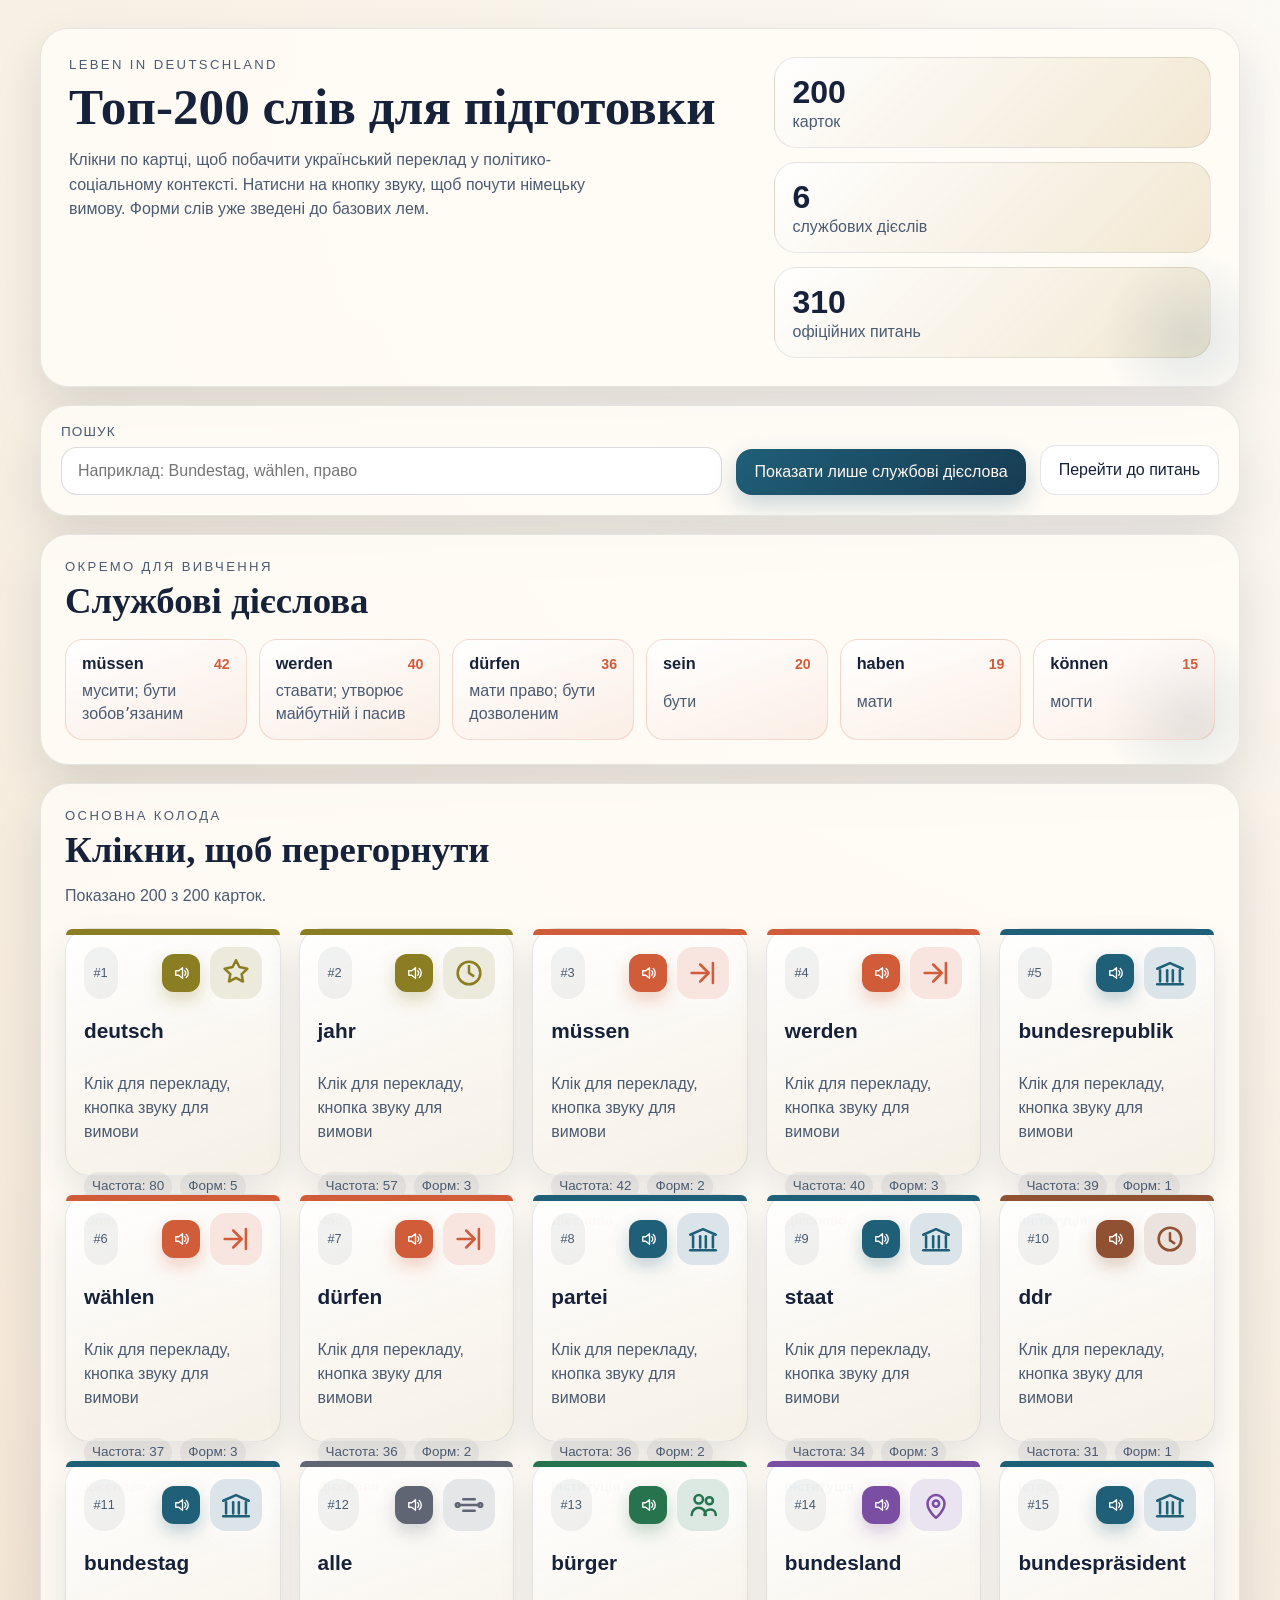
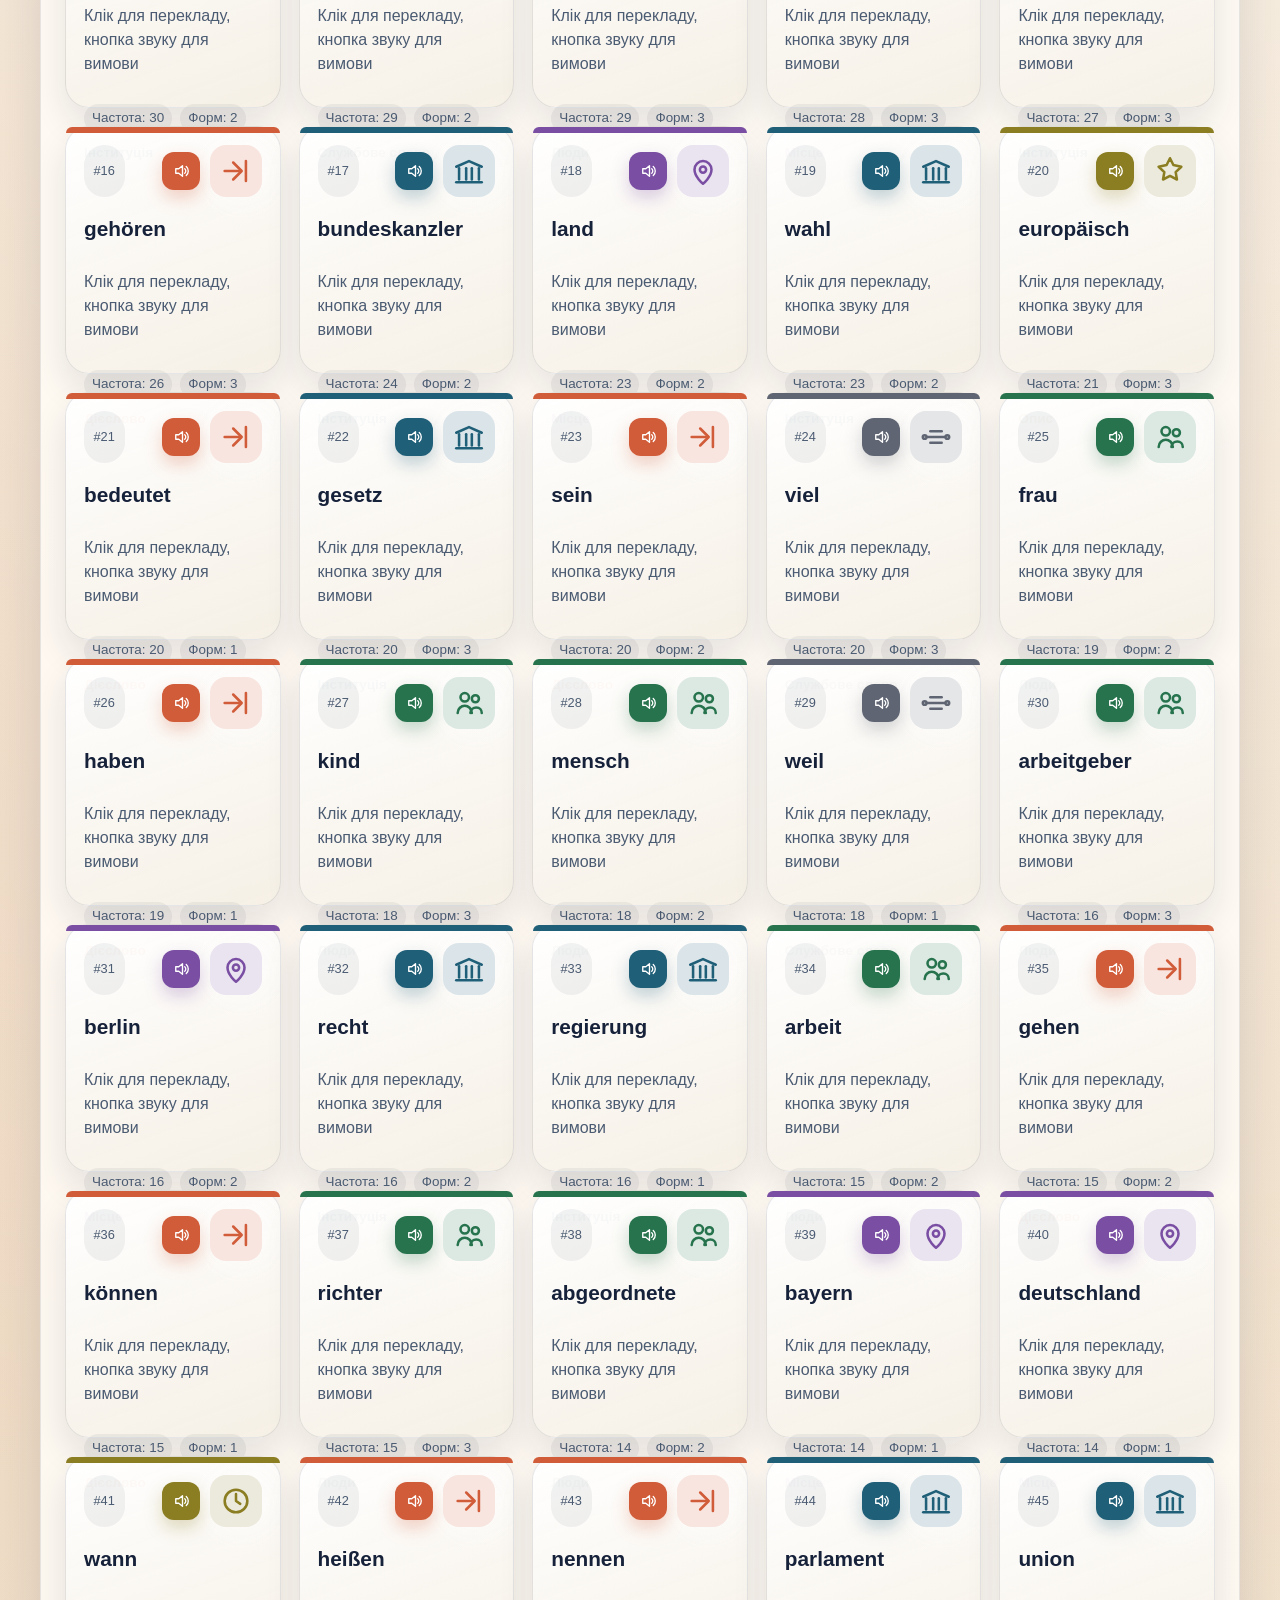
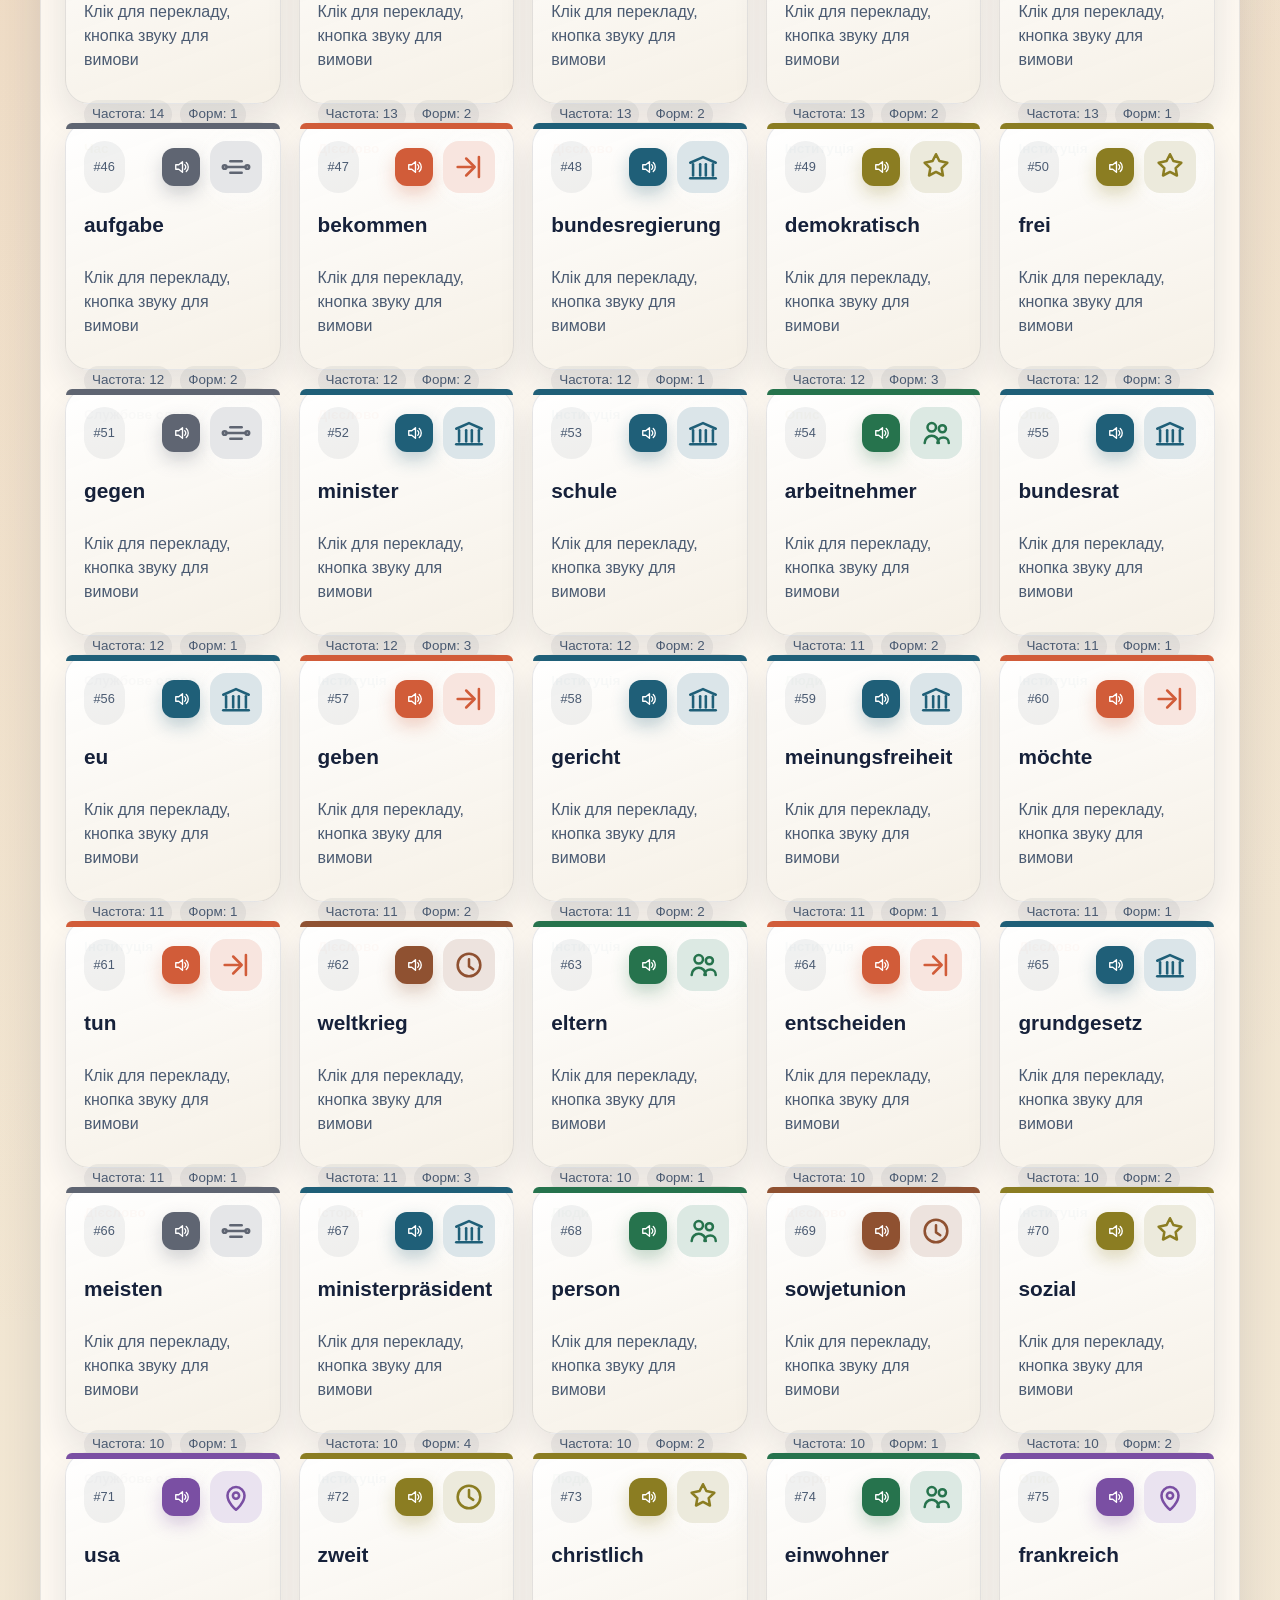
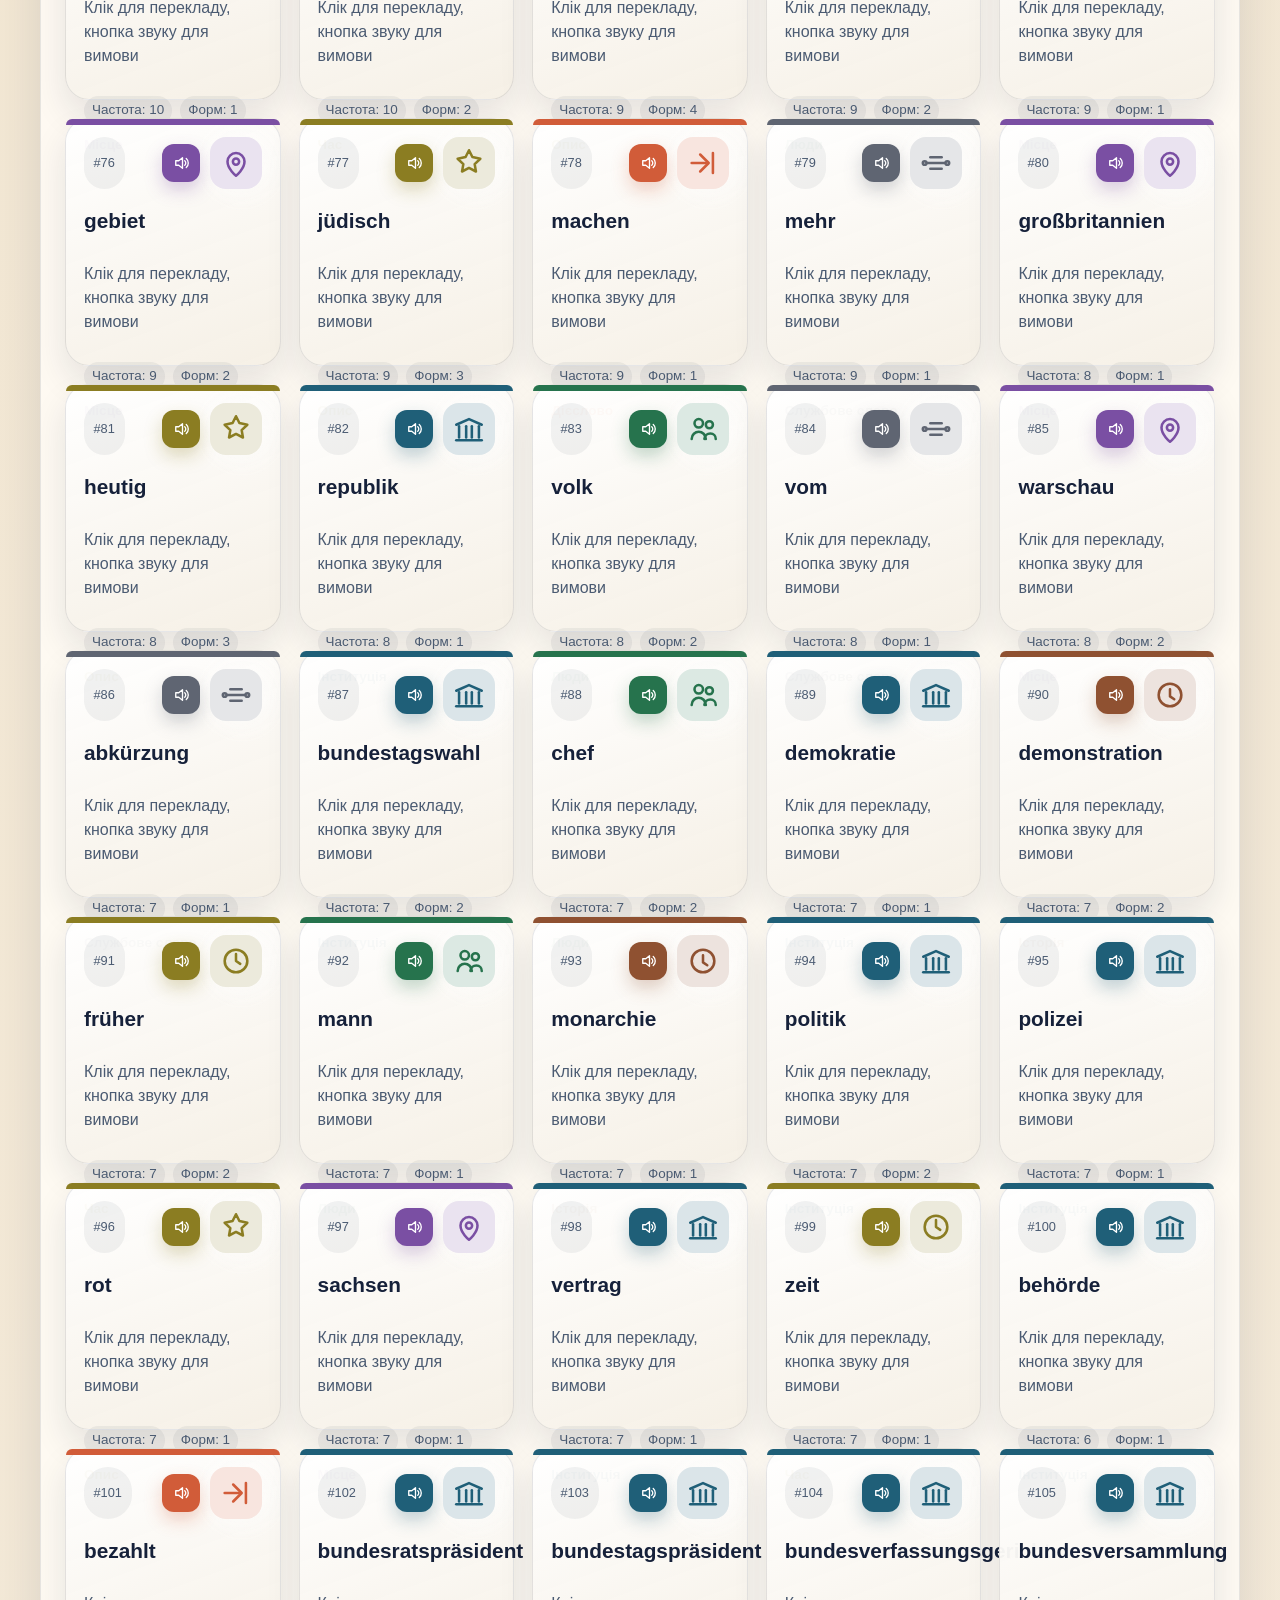
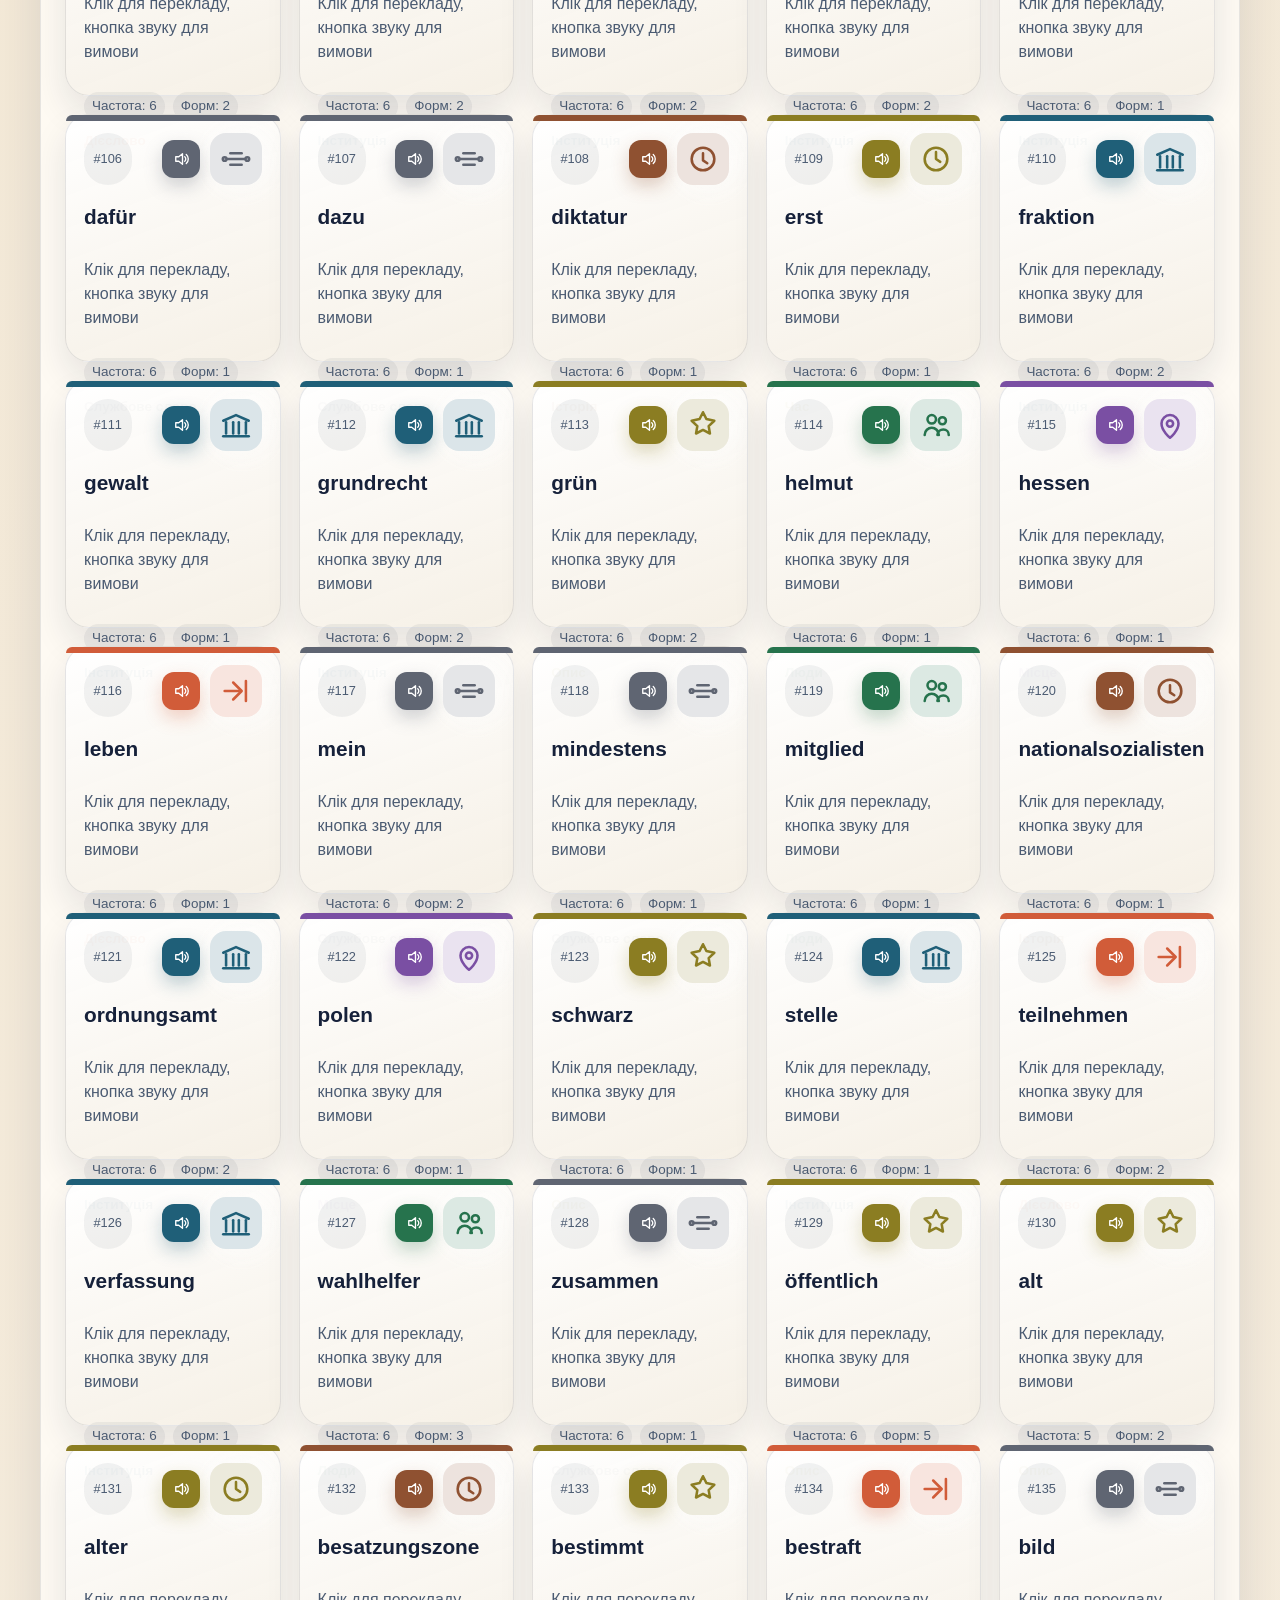
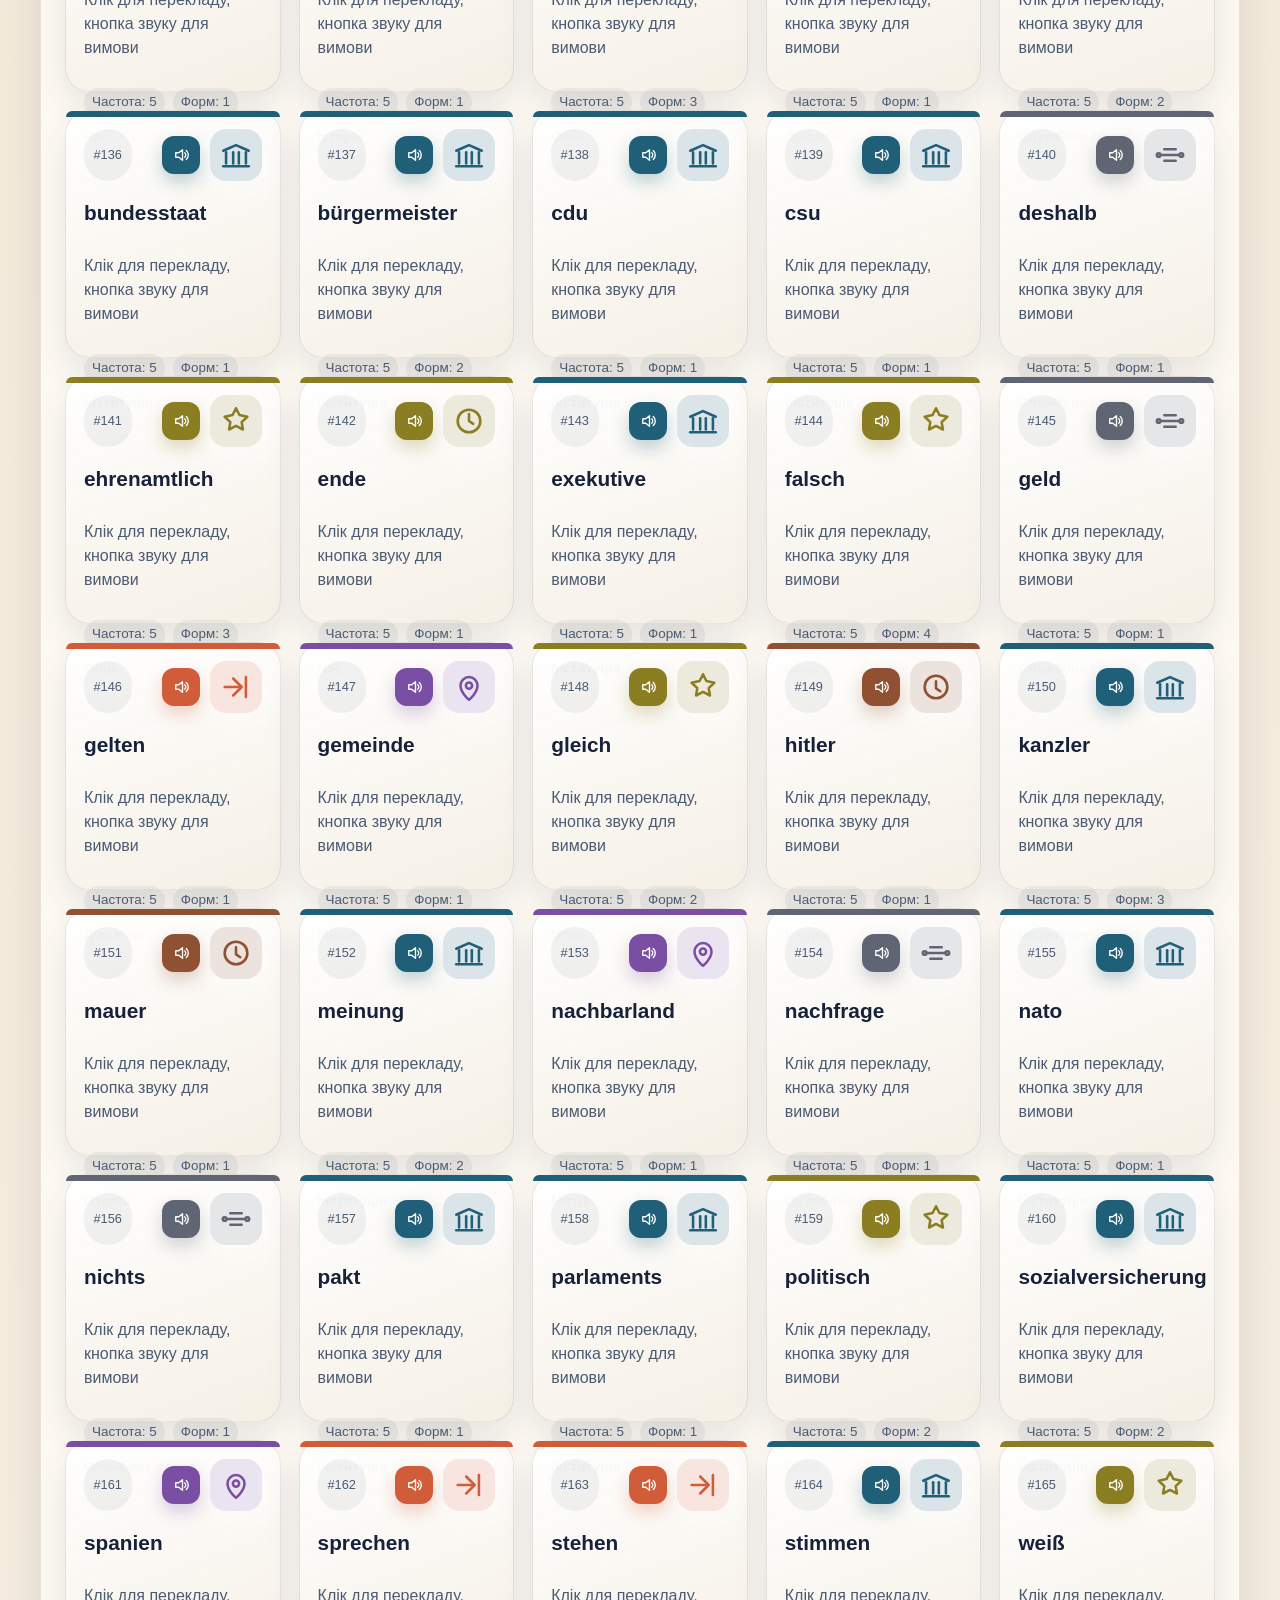
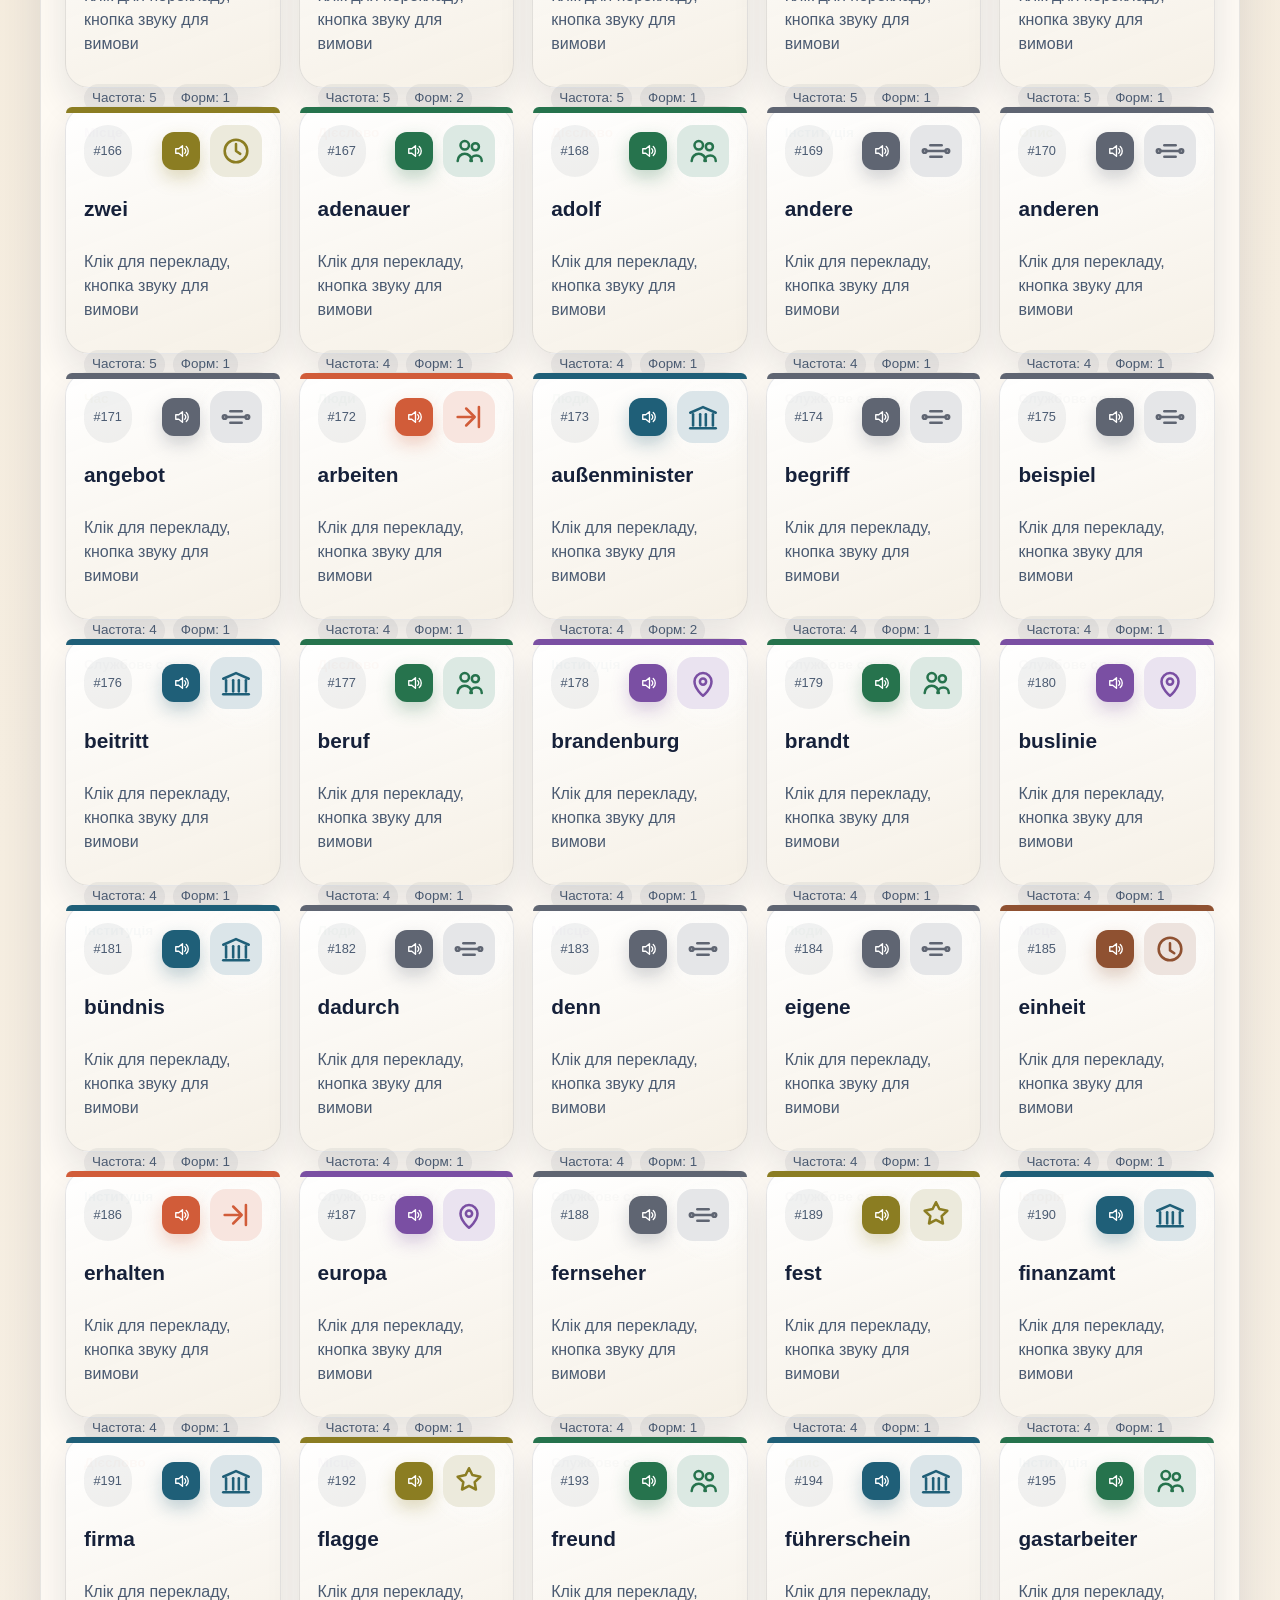
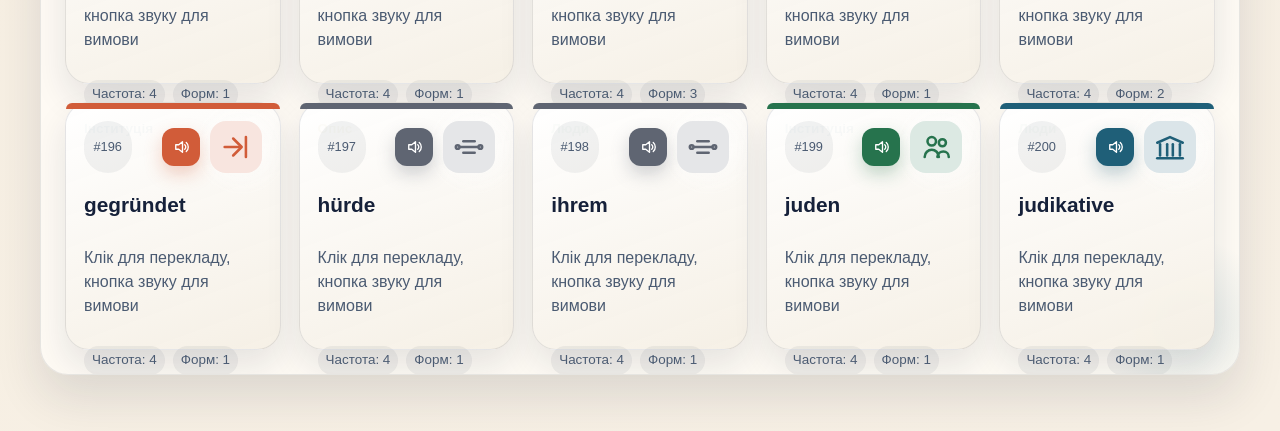
<file: index.html>
<!DOCTYPE html>
<html lang="uk">
  <head>
    <meta charset="UTF-8" />
    <meta name="viewport" content="width=device-width, initial-scale=1.0" />
    <title>Перехід до карток Leben in Deutschland</title>
    <meta http-equiv="refresh" content="0; url=./web/" />
    <style>
      body {
        margin: 0;
        min-height: 100vh;
        display: grid;
        place-items: center;
        padding: 24px;
        font-family: "Avenir Next", "Trebuchet MS", "Segoe UI", sans-serif;
        color: #16213a;
        background: linear-gradient(160deg, #efe1c8, #f7f0e5);
      }

      main {
        max-width: 640px;
        padding: 28px;
        border: 1px solid rgba(22, 33, 58, 0.1);
        border-radius: 24px;
        background: rgba(255, 252, 246, 0.9);
        box-shadow: 0 22px 48px rgba(22, 33, 58, 0.12);
        text-align: center;
      }

      h1 {
        margin: 0 0 12px;
        font-family: "Iowan Old Style", "Palatino Linotype", "Book Antiqua", serif;
      }

      p {
        margin: 0;
        line-height: 1.6;
      }

      a {
        color: #1f5f78;
        font-weight: 700;
      }
    </style>
  </head>
  <body>
    <main>
      <h1>Відкриваю картки</h1>
      <p>
        Якщо автоматичний перехід не спрацював, відкрий
        <a href="./web/">сторінку карток</a>.
      </p>
    </main>
  </body>
</html>
</file>
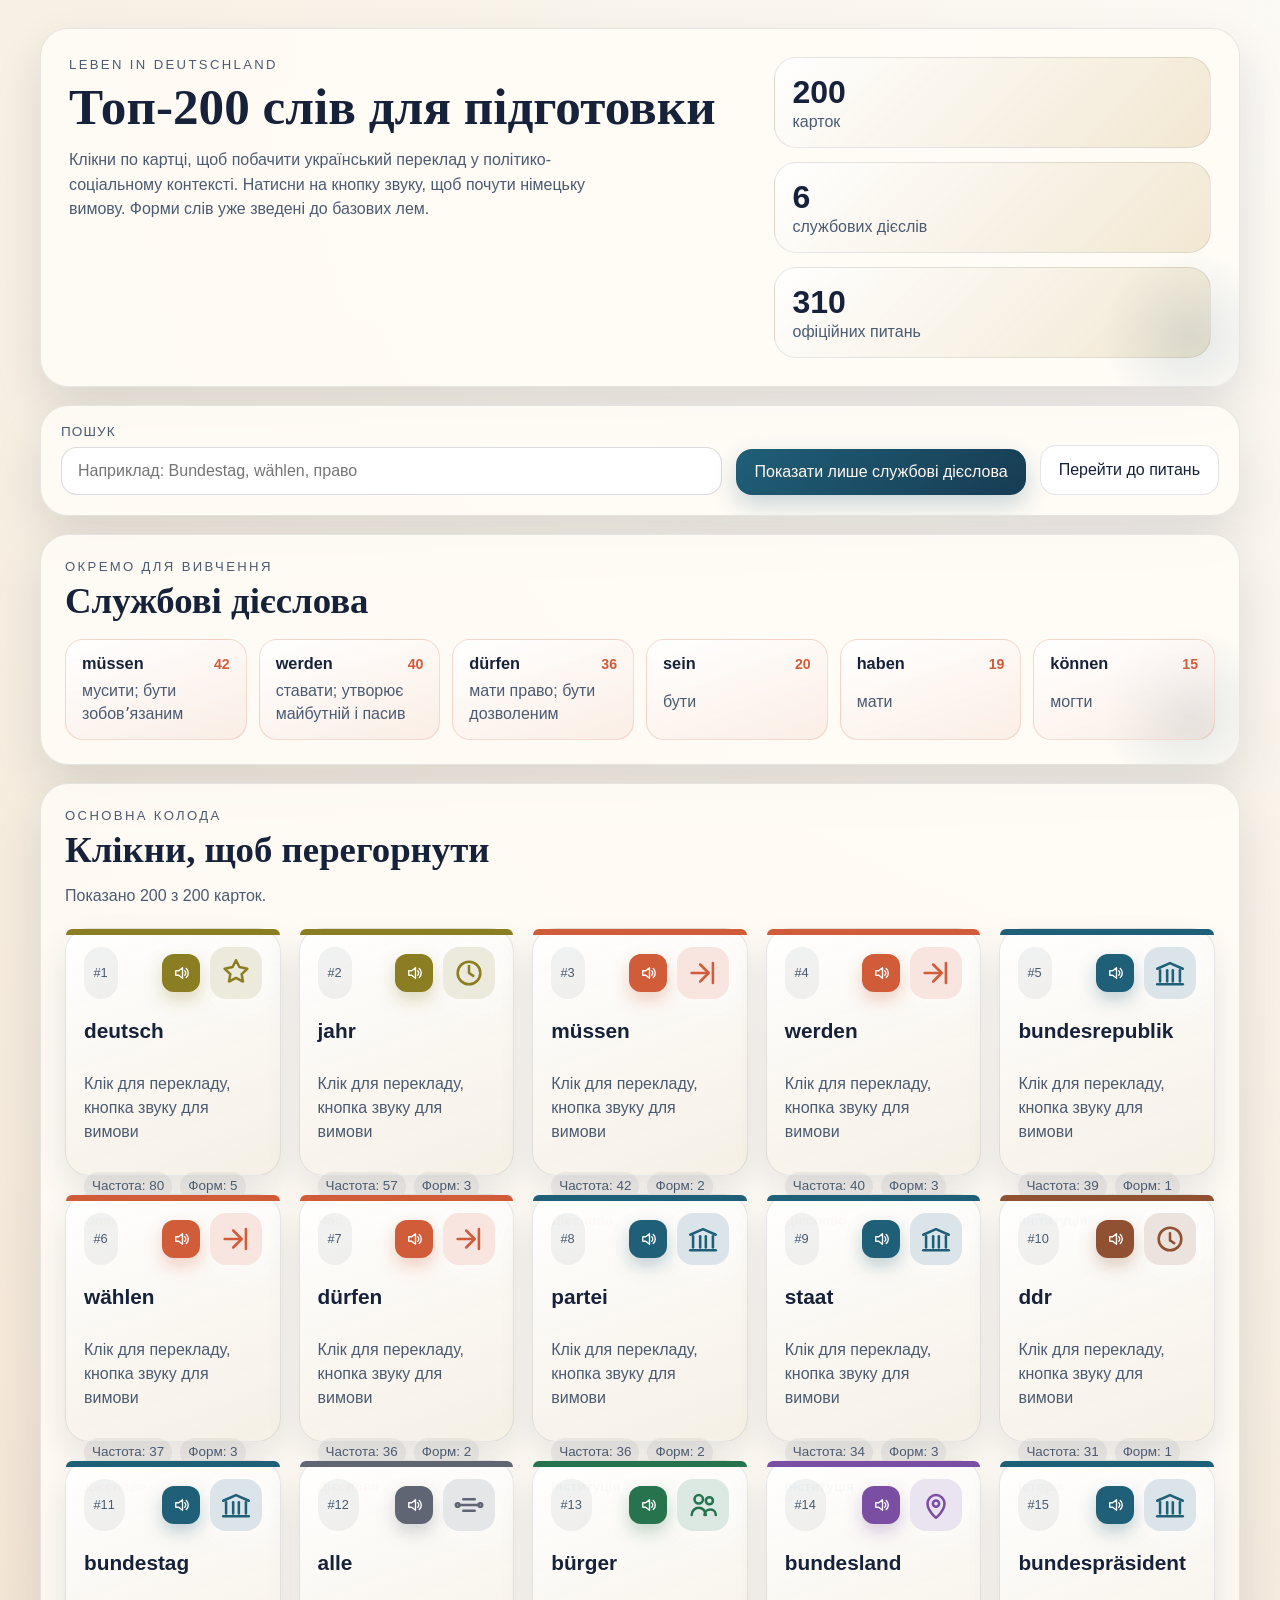
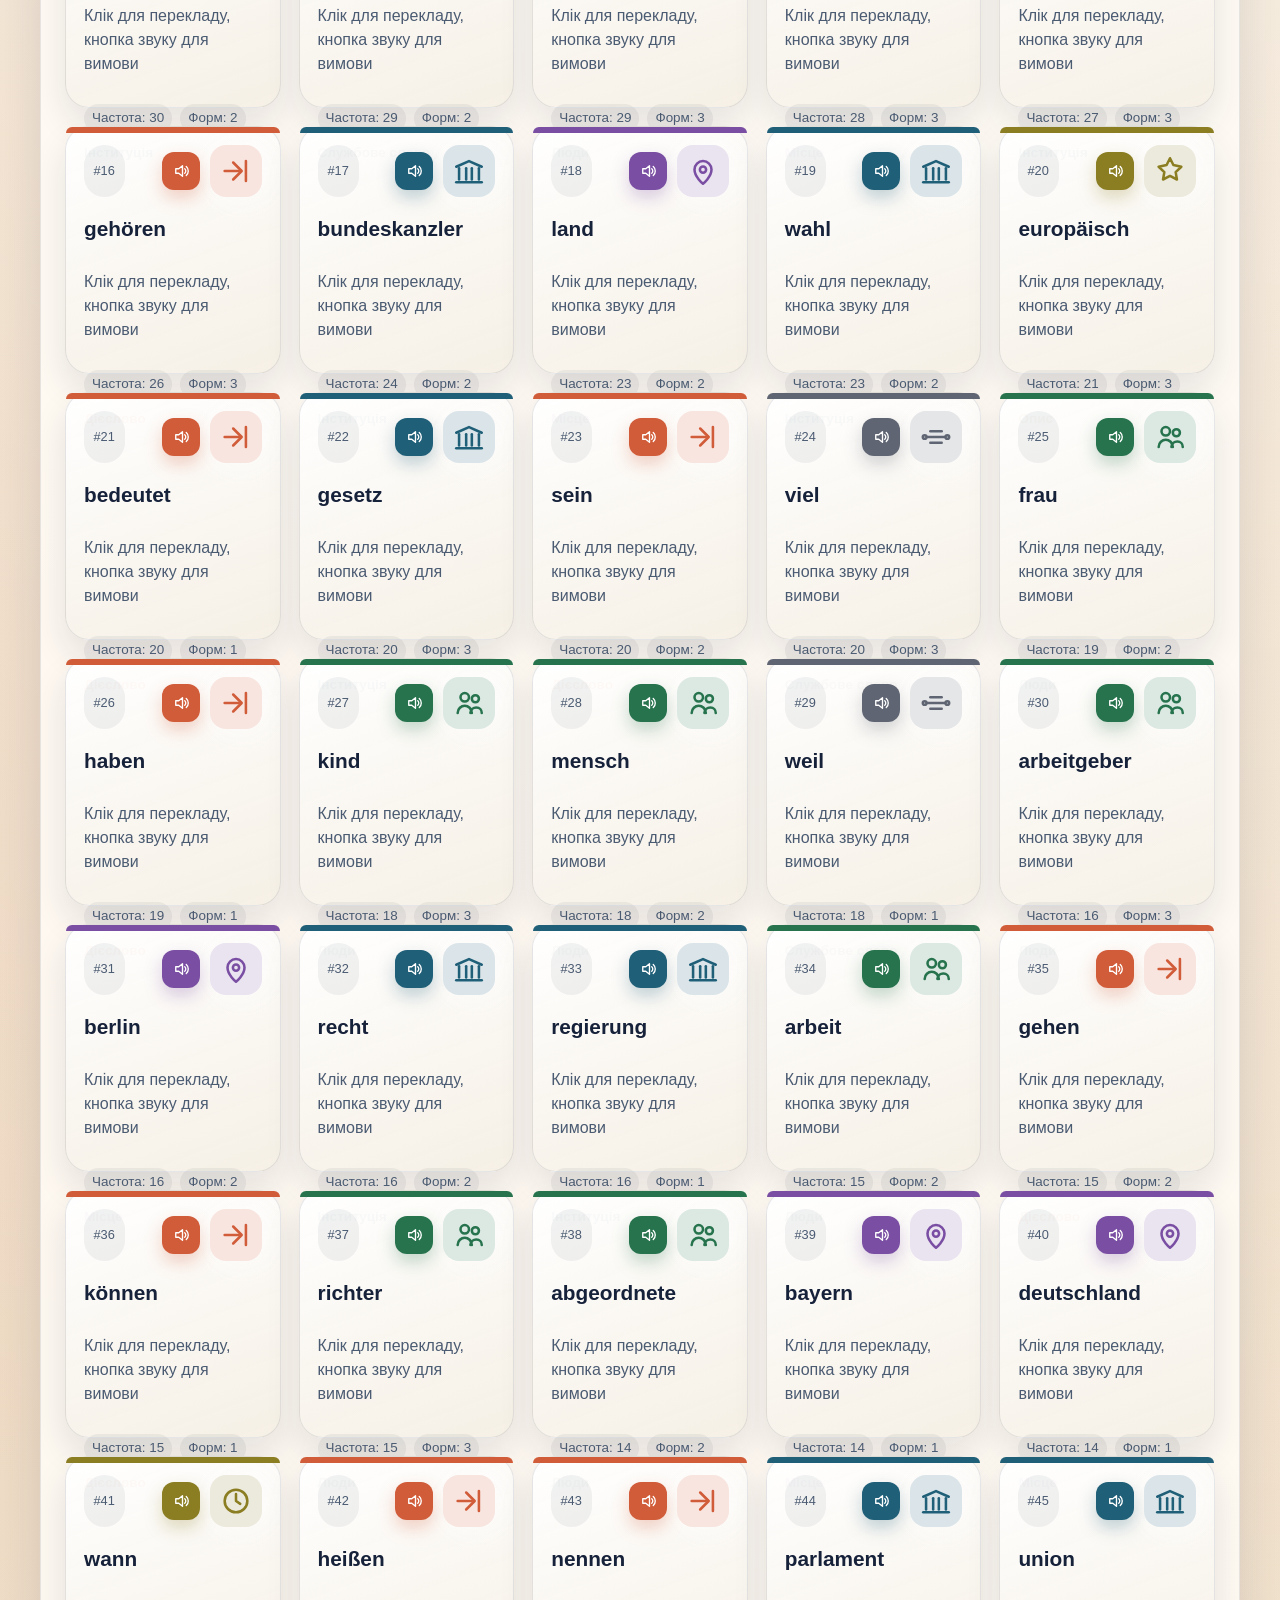
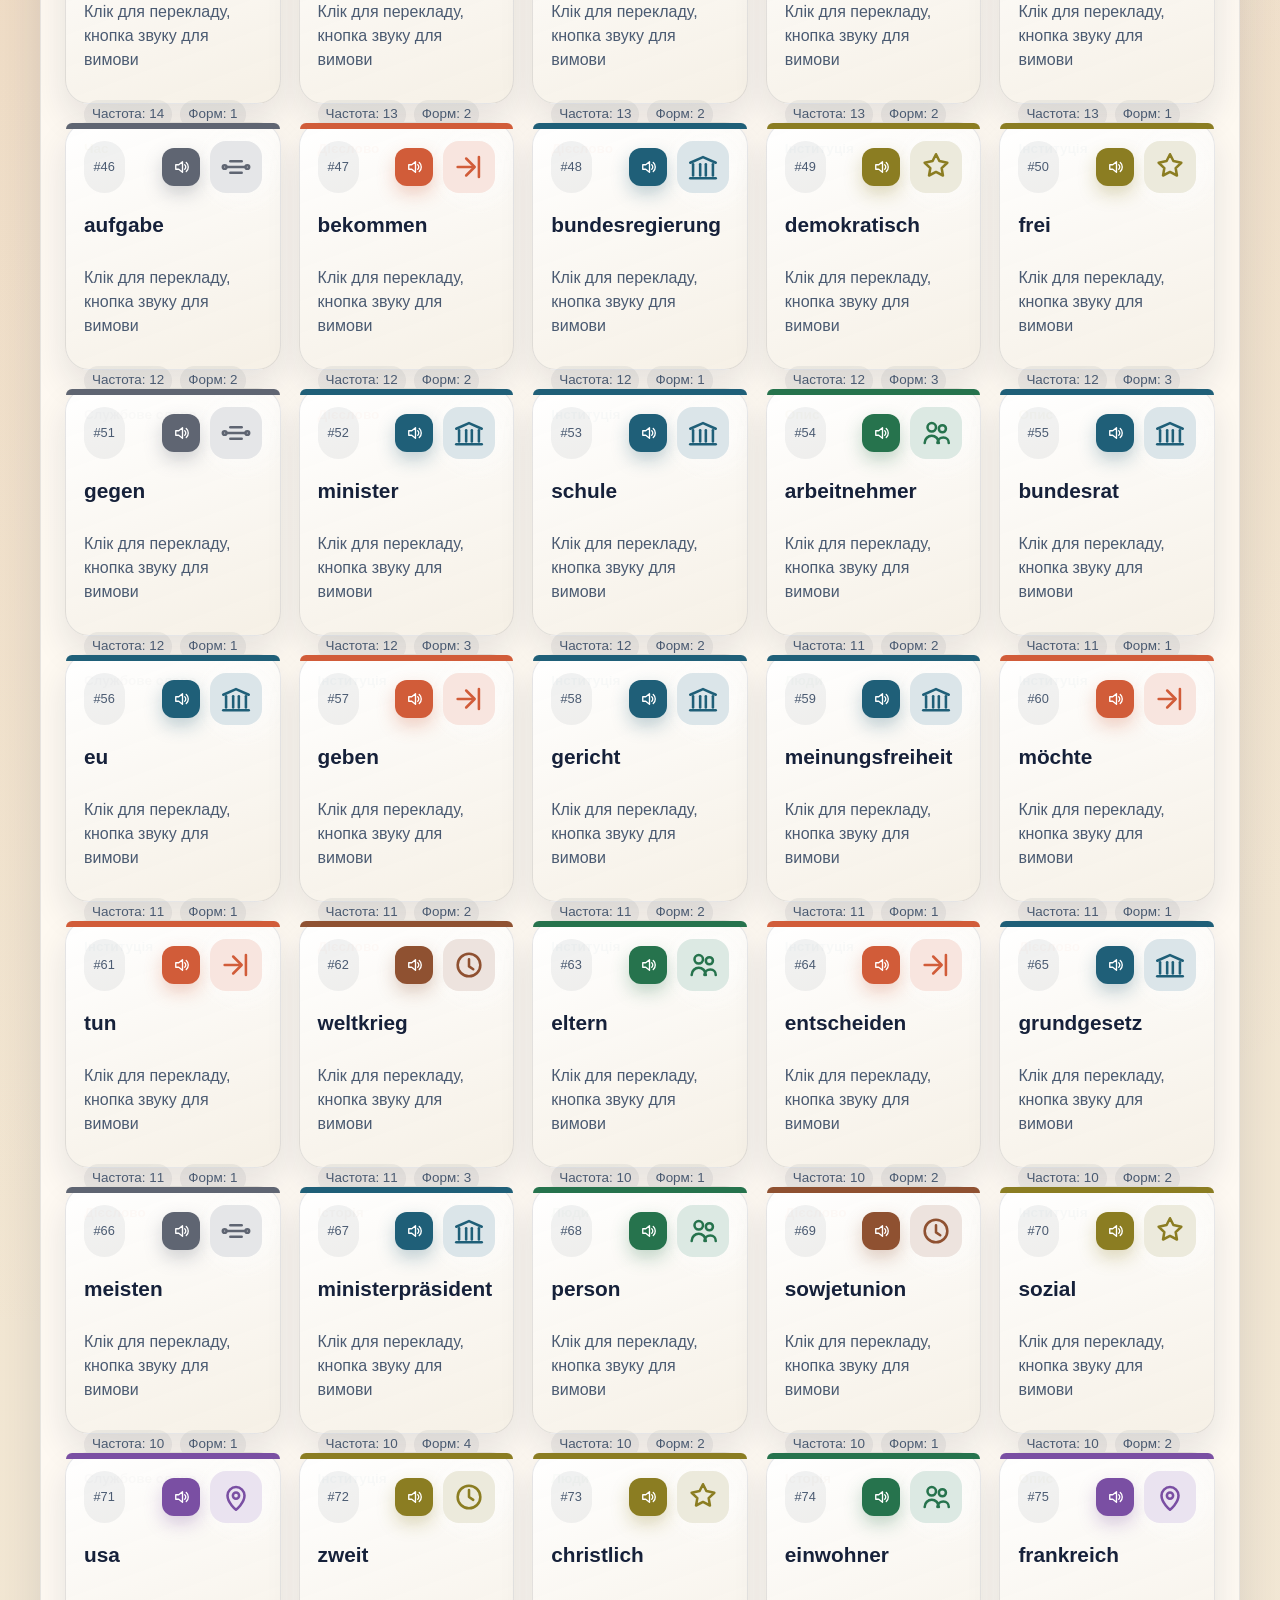
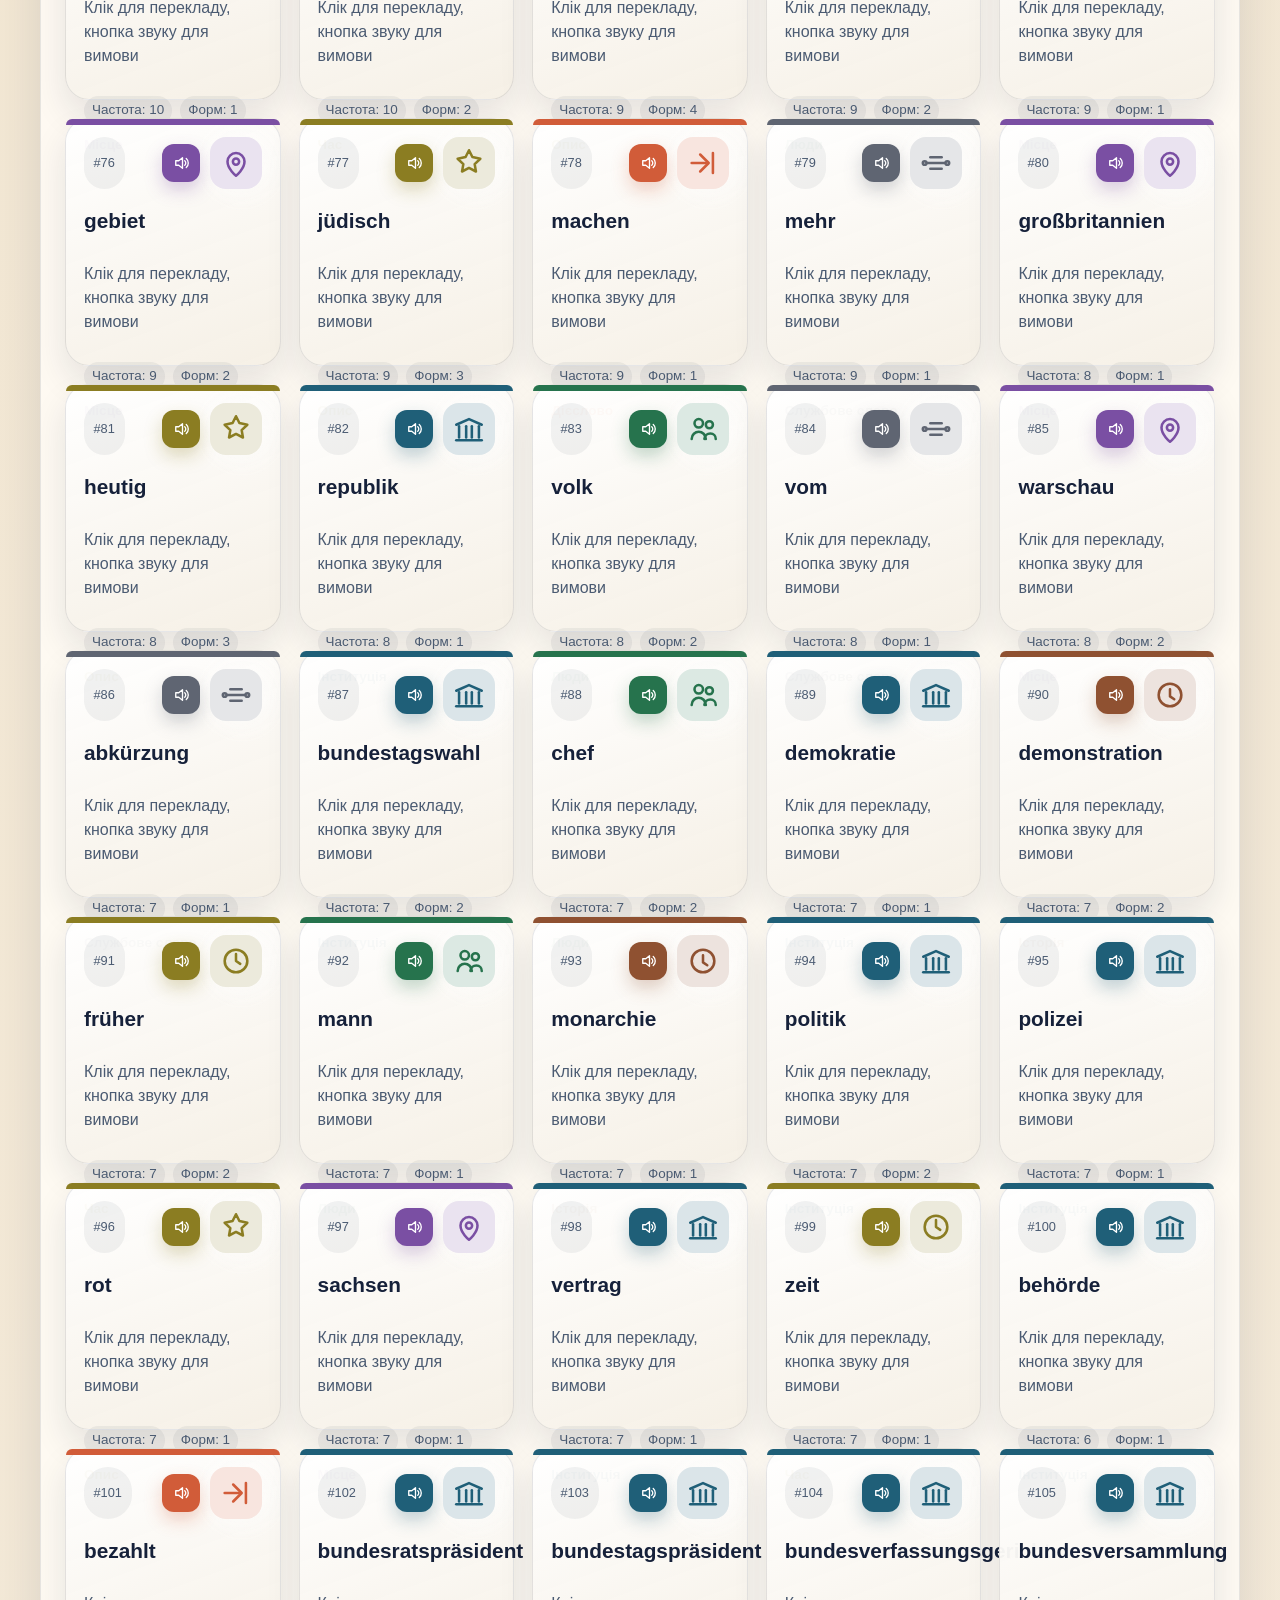
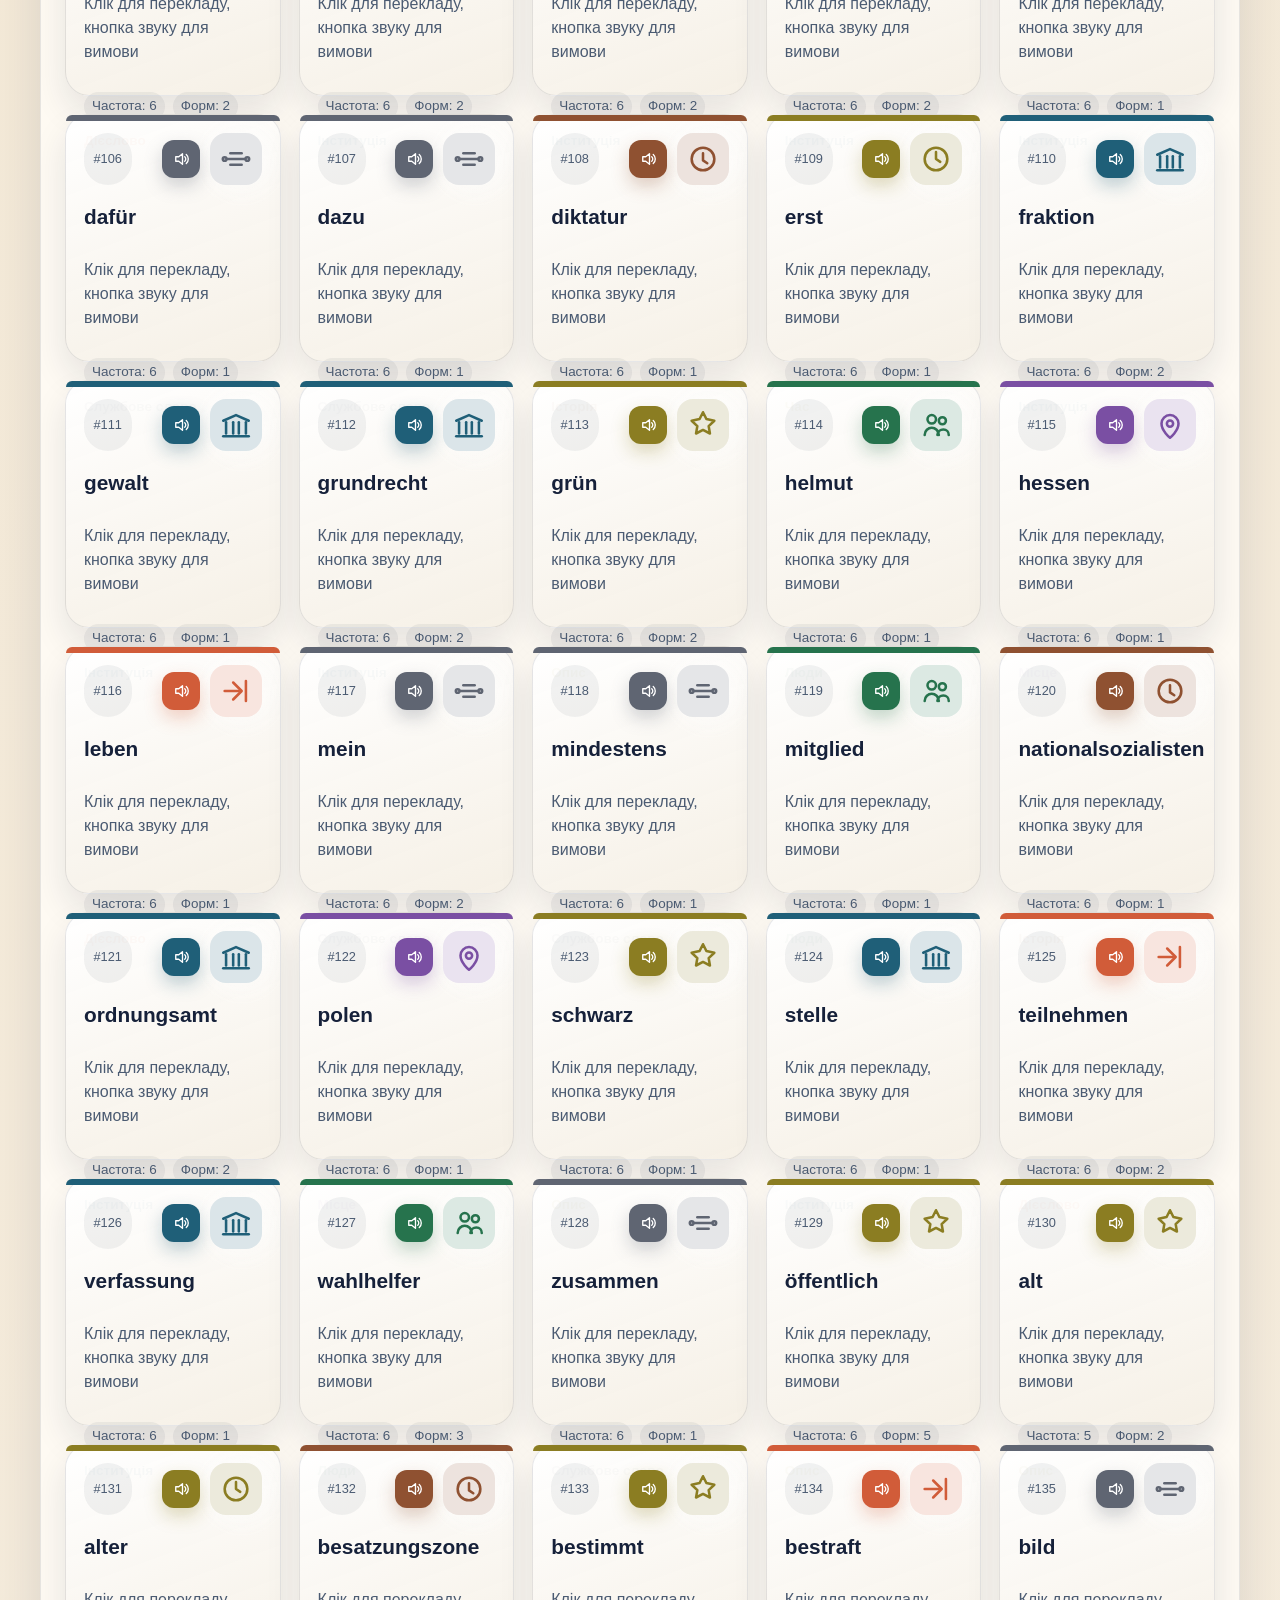
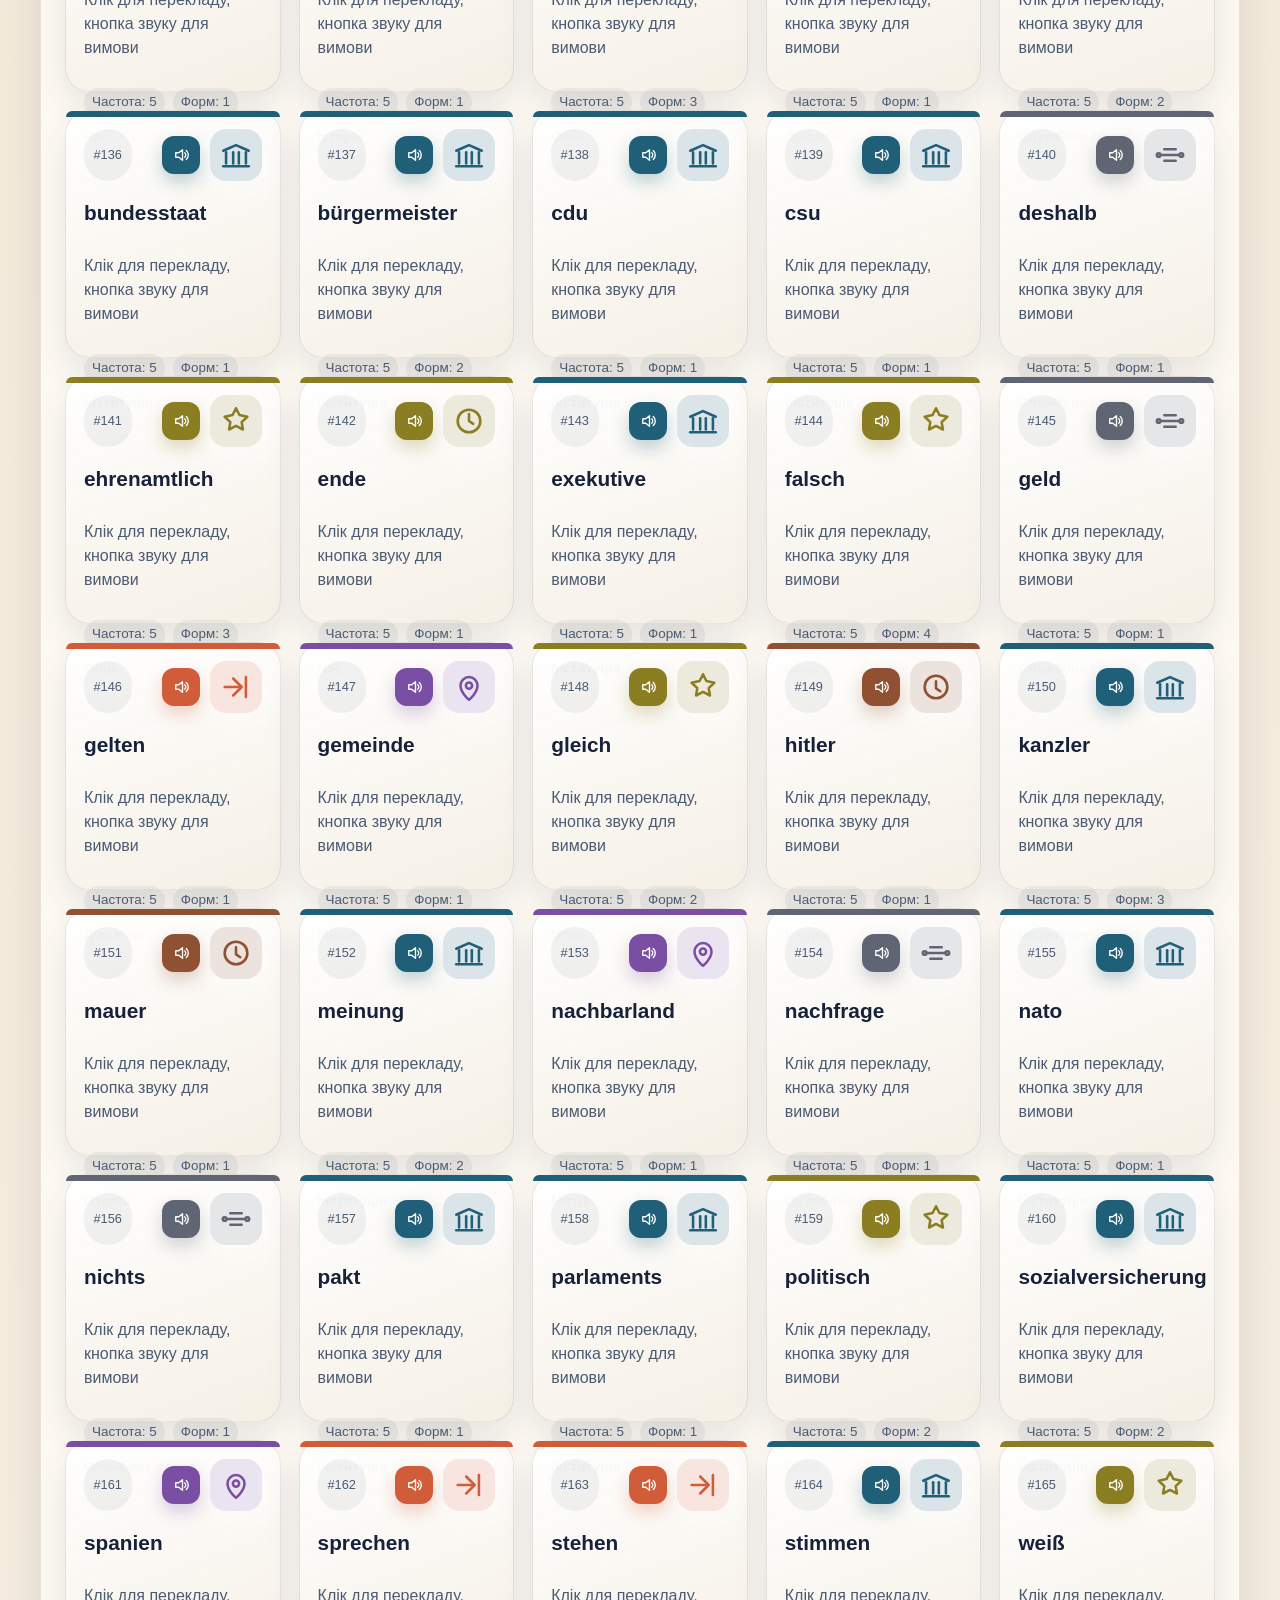
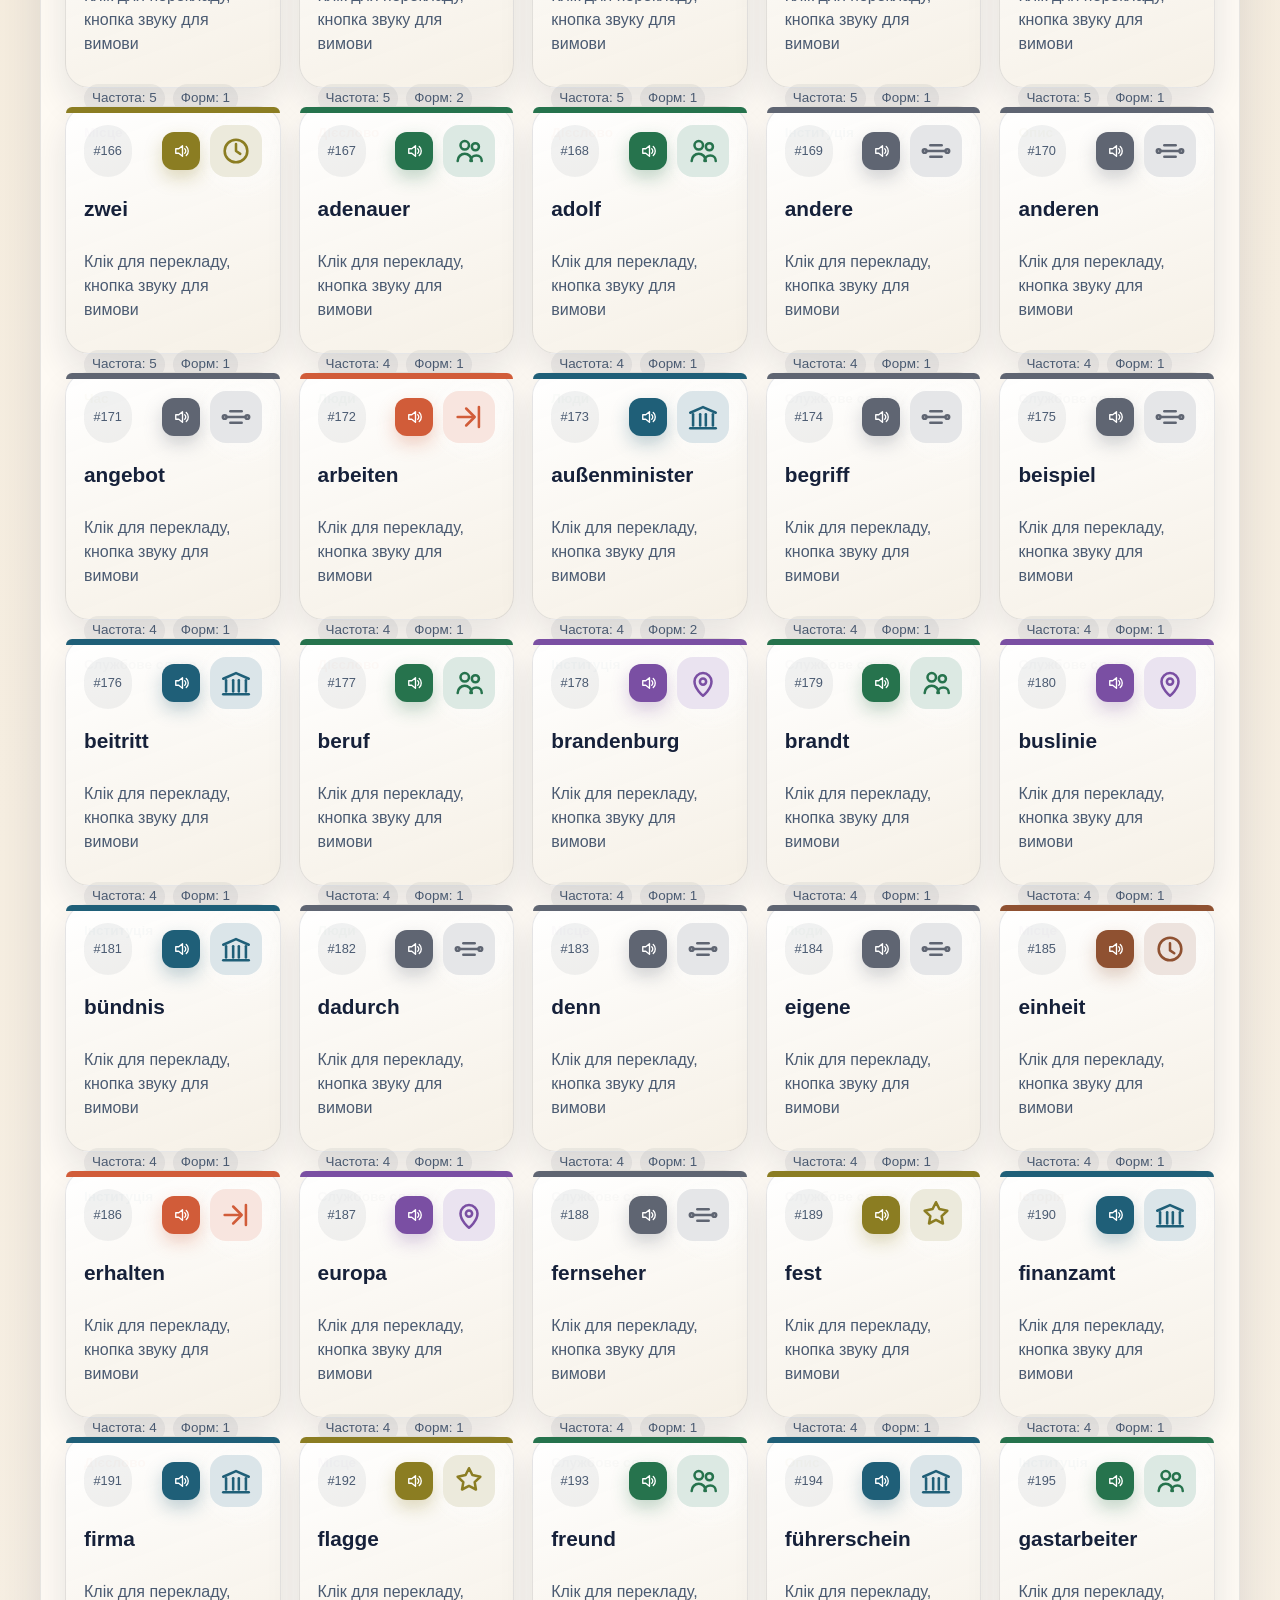
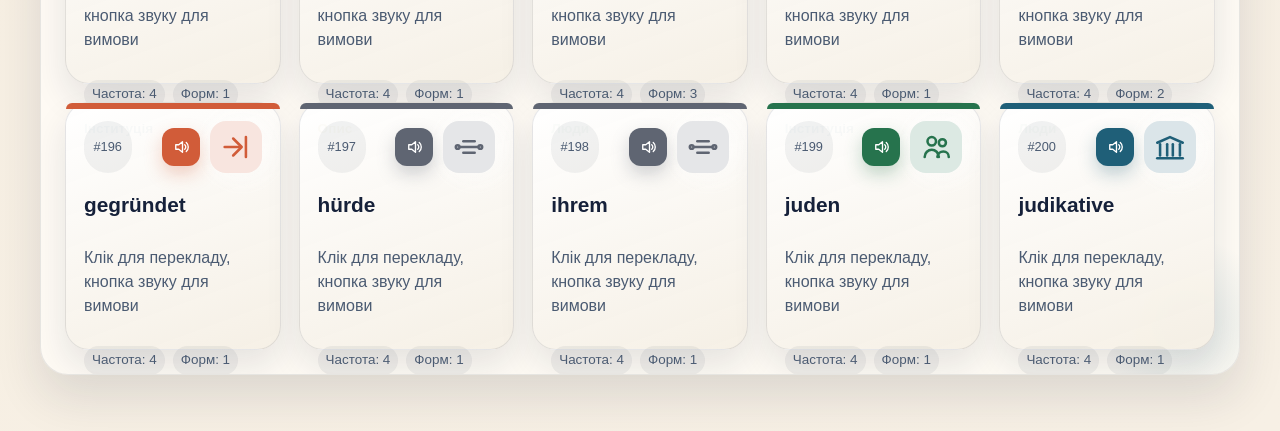
<file: web/index.html>
<!DOCTYPE html>
<html lang="uk">
  <head>
    <meta charset="UTF-8" />
    <meta name="viewport" content="width=device-width, initial-scale=1.0" />
    <title>Leben in Deutschland: картки слів</title>
    <link rel="stylesheet" href="./styles.css" />
  </head>
  <body>
    <div class="page-shell">
      <header class="hero">
        <div class="hero__copy">
          <p class="eyebrow">Leben in Deutschland</p>
          <h1>Топ-200 слів для підготовки</h1>
          <p class="hero__lead">
            Клікни по картці, щоб побачити український переклад у політико-соціальному
            контексті. Натисни на кнопку звуку, щоб почути німецьку вимову. Форми слів уже
            зведені до базових лем.
          </p>
        </div>
        <div class="hero__stats">
          <div class="stat-card">
            <span class="stat-card__value">200</span>
            <span class="stat-card__label">карток</span>
          </div>
          <div class="stat-card">
            <span class="stat-card__value">6</span>
            <span class="stat-card__label">службових дієслів</span>
          </div>
          <a class="stat-card stat-card--link" href="./questions.html">
            <span class="stat-card__value">310</span>
            <span class="stat-card__label">офіційних питань</span>
          </a>
        </div>
      </header>

      <section class="toolbar" aria-label="Фільтри">
        <label class="search">
          <span class="search__label">Пошук</span>
          <input
            id="search-input"
            class="search__input"
            type="search"
            placeholder="Наприклад: Bundestag, wählen, право"
            autocomplete="off"
          />
        </label>
        <button id="aux-toggle" class="toggle-button" type="button" aria-pressed="false">
          Показати лише службові дієслова
        </button>
        <a class="page-link" href="./questions.html">Перейти до питань</a>
      </section>

      <section class="auxiliary" aria-labelledby="aux-heading">
        <div class="section-head">
          <p class="eyebrow">Окремо для вивчення</p>
          <h2 id="aux-heading">Службові дієслова</h2>
        </div>
        <div id="aux-list" class="auxiliary__list"></div>
      </section>

      <section class="deck" aria-labelledby="deck-heading">
        <div class="section-head">
          <p class="eyebrow">Основна колода</p>
          <h2 id="deck-heading">Клікни, щоб перегорнути</h2>
        </div>
        <p id="result-count" class="deck__meta"></p>
        <div id="card-grid" class="card-grid"></div>
      </section>
    </div>
    <script src="./app.js" defer></script>
  </body>
</html>
</file>
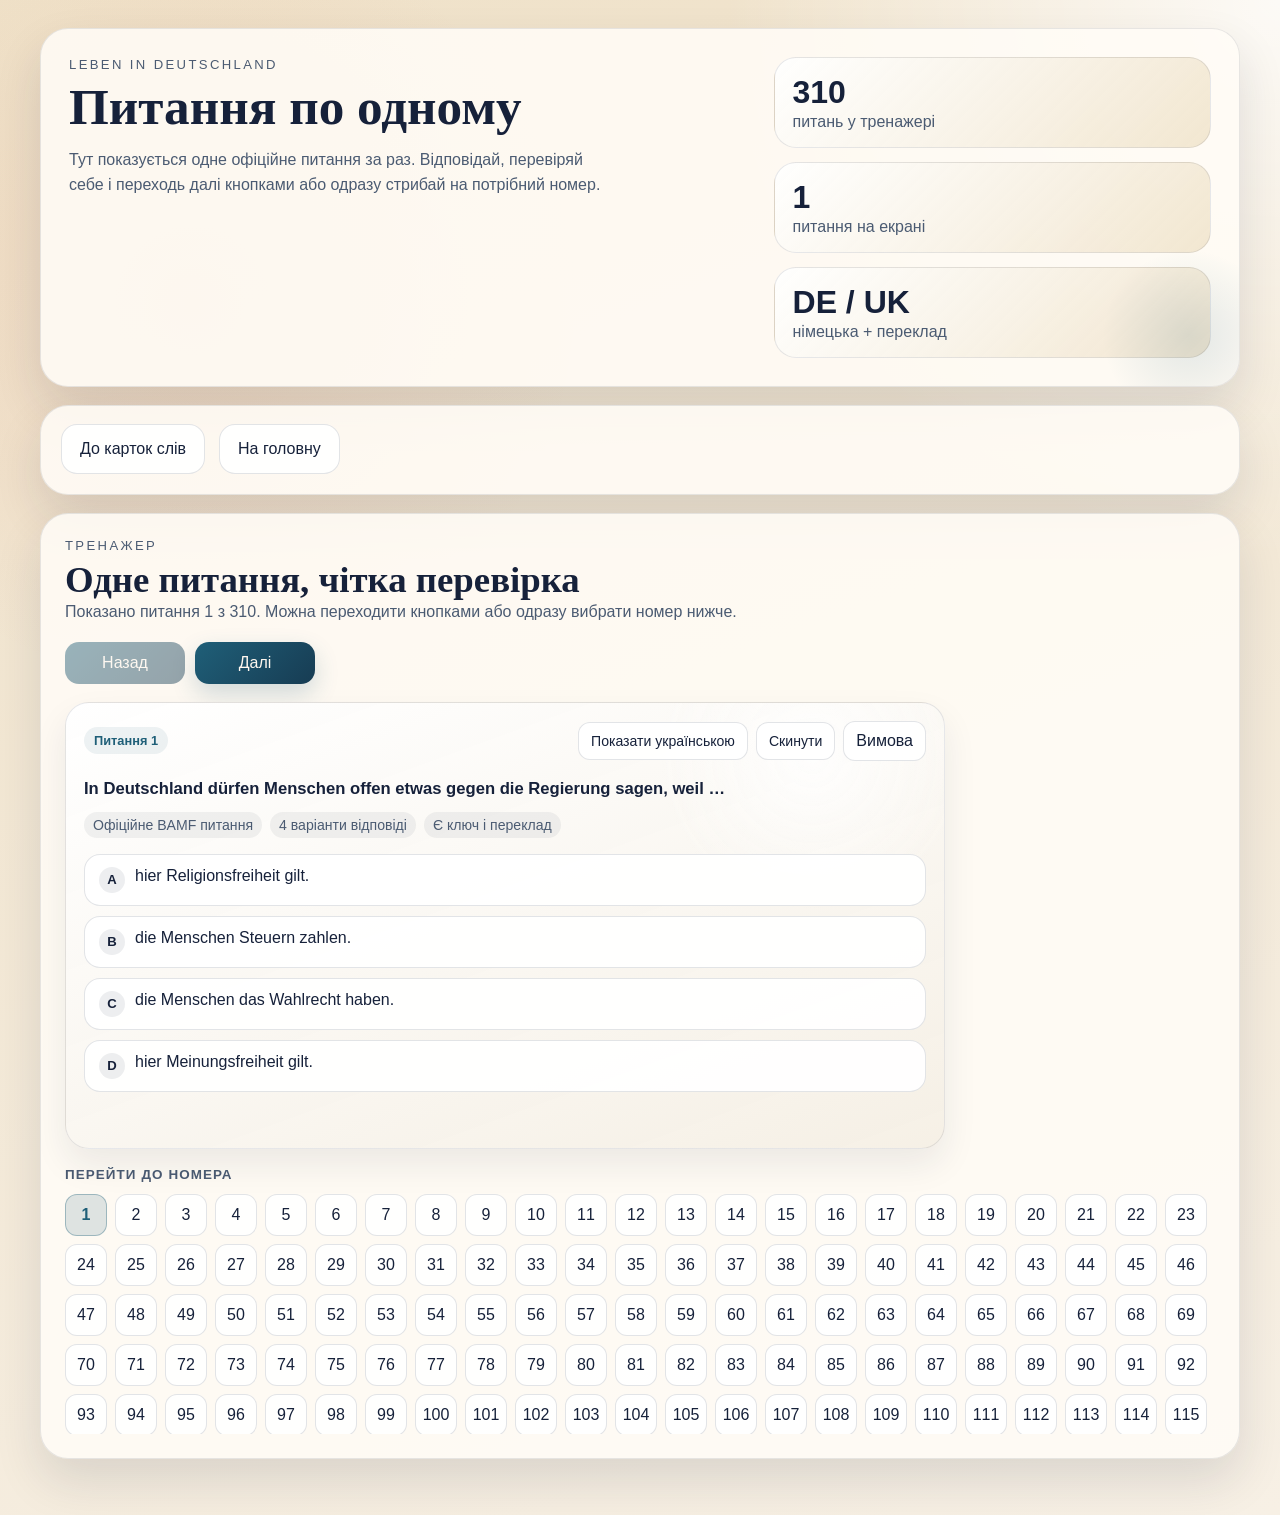
<file: web/questions.html>
<!DOCTYPE html>
<html lang="uk">
  <head>
    <meta charset="UTF-8" />
    <meta name="viewport" content="width=device-width, initial-scale=1.0" />
    <title>Leben in Deutschland: питання по одному</title>
    <link rel="stylesheet" href="./styles.css" />
  </head>
  <body>
    <div class="page-shell">
      <header class="hero">
        <div class="hero__copy">
          <p class="eyebrow">Leben in Deutschland</p>
          <h1>Питання по одному</h1>
          <p class="hero__lead">
            Тут показується одне офіційне питання за раз. Відповідай, перевіряй себе і
            переходь далі кнопками або одразу стрибай на потрібний номер.
          </p>
        </div>
        <div class="hero__stats">
          <div class="stat-card">
            <span id="quiz-total" class="stat-card__value">0</span>
            <span class="stat-card__label">питань у тренажері</span>
          </div>
          <div class="stat-card">
            <span class="stat-card__value">1</span>
            <span class="stat-card__label">питання на екрані</span>
          </div>
          <div class="stat-card">
            <span class="stat-card__value">DE / UK</span>
            <span class="stat-card__label">німецька + переклад</span>
          </div>
        </div>
      </header>

      <section class="toolbar" aria-label="Навігація по сторінках">
        <a class="page-link" href="./index.html">До карток слів</a>
        <a class="page-link" href="../">На головну</a>
      </section>

      <section class="quiz" aria-labelledby="single-quiz-heading">
        <div class="section-head">
          <p class="eyebrow">Тренажер</p>
          <h2 id="single-quiz-heading">Одне питання, чітка перевірка</h2>
        </div>

        <div class="question-shell">
          <p id="question-progress" class="question-progress"></p>

          <div class="question-nav">
            <div class="question-nav__buttons">
              <button id="prev-question" class="question-nav__button" type="button">
                Назад
              </button>
              <button id="next-question" class="question-nav__button" type="button">
                Далі
              </button>
            </div>
          </div>

          <div id="question-stage" class="question-stage"></div>

          <div class="question-jump" aria-labelledby="question-jump-heading">
            <p id="question-jump-heading" class="question-jump__label">Перейти до номера</p>
            <div id="question-jump-list" class="question-jump__list"></div>
          </div>
        </div>
      </section>
    </div>

    <script src="./questions-bank.js" defer></script>
    <script src="./questions-data.js" defer></script>
    <script src="./questions.js" defer></script>
  </body>
</html>
</file>
<file: web/styles.css>
:root {
  --bg-top: #efe1c8;
  --bg-bottom: #f7f0e5;
  --ink: #16213a;
  --muted: #4b5b72;
  --card: rgba(255, 252, 246, 0.88);
  --line: rgba(22, 33, 58, 0.1);
  --shadow: 0 22px 48px rgba(22, 33, 58, 0.12);
  --c-verb: #d15c39;
  --c-institution: #1f5f78;
  --c-people: #26734d;
  --c-place: #7a4fa3;
  --c-history: #8f5131;
  --c-descriptor: #8b7d22;
  --c-linker: #5f6572;
}

* {
  box-sizing: border-box;
}

body {
  margin: 0;
  min-height: 100vh;
  overflow-x: hidden;
  color: var(--ink);
  font-family: "Avenir Next", "Trebuchet MS", "Segoe UI", sans-serif;
  background:
    radial-gradient(circle at top right, rgba(255, 255, 255, 0.82), transparent 28%),
    radial-gradient(circle at 15% 20%, rgba(209, 92, 57, 0.1), transparent 24%),
    linear-gradient(160deg, var(--bg-top), var(--bg-bottom));
}

button,
input,
a {
  font: inherit;
}

.page-shell {
  width: min(1200px, calc(100% - 32px));
  margin: 0 auto;
  padding: 28px 0 56px;
}

.hero,
.toolbar,
.auxiliary,
.deck,
.quiz {
  position: relative;
  overflow: hidden;
  border: 1px solid var(--line);
  border-radius: 28px;
  background: var(--card);
  box-shadow: var(--shadow);
}

.hero {
  display: grid;
  grid-template-columns: minmax(0, 1.4fr) minmax(250px, 0.9fr);
  gap: 24px;
  padding: 28px;
}

.hero::after,
.auxiliary::after,
.deck::after {
  content: "";
  position: absolute;
  inset: auto -40px -40px auto;
  width: 180px;
  height: 180px;
  border-radius: 50%;
  background: radial-gradient(circle, rgba(31, 95, 120, 0.12), transparent 68%);
  pointer-events: none;
}

.eyebrow {
  margin: 0 0 8px;
  color: var(--muted);
  font-size: 0.82rem;
  letter-spacing: 0.18em;
  text-transform: uppercase;
}

h1,
h2 {
  margin: 0;
  font-family: "Iowan Old Style", "Palatino Linotype", "Book Antiqua", serif;
  line-height: 1.05;
}

h1 {
  font-size: clamp(2.2rem, 4vw, 4rem);
}

h2 {
  font-size: clamp(1.6rem, 3vw, 2.3rem);
}

.hero__lead,
.deck__meta {
  margin: 14px 0 0;
  color: var(--muted);
  line-height: 1.55;
  max-width: 62ch;
}

.hero__stats {
  display: grid;
  gap: 14px;
}

.stat-card {
  display: grid;
  gap: 2px;
  padding: 16px 18px;
  border-radius: 22px;
  border: 1px solid var(--line);
  background:
    linear-gradient(135deg, rgba(255, 255, 255, 0.92), rgba(239, 225, 200, 0.8));
}

.stat-card--link {
  color: inherit;
  text-decoration: none;
}

.stat-card--link:hover {
  transform: translateY(-1px);
}

.stat-card__value {
  font-size: 2rem;
  font-weight: 700;
}

.stat-card__label {
  color: var(--muted);
}

.toolbar {
  display: flex;
  flex-wrap: wrap;
  gap: 14px;
  align-items: end;
  margin-top: 18px;
  padding: 18px 20px 20px;
}

.search {
  flex: 1 1 320px;
  display: grid;
  gap: 8px;
}

.search__label {
  font-size: 0.85rem;
  letter-spacing: 0.08em;
  text-transform: uppercase;
  color: var(--muted);
}

.search__input {
  width: 100%;
  padding: 14px 16px;
  border: 1px solid rgba(22, 33, 58, 0.16);
  border-radius: 16px;
  background: rgba(255, 255, 255, 0.92);
  color: var(--ink);
}

.search__input:focus {
  outline: 2px solid rgba(209, 92, 57, 0.22);
  border-color: rgba(209, 92, 57, 0.38);
}

.toggle-button {
  padding: 14px 18px;
  border: 0;
  border-radius: 16px;
  color: #fff8f0;
  cursor: pointer;
  background: linear-gradient(135deg, #1f5f78, #173c53);
  box-shadow: 0 10px 24px rgba(31, 95, 120, 0.24);
}

.toggle-button[aria-pressed="true"] {
  background: linear-gradient(135deg, #d15c39, #9f381a);
}

.page-link {
  display: inline-flex;
  align-items: center;
  justify-content: center;
  min-height: 50px;
  padding: 14px 18px;
  border-radius: 16px;
  border: 1px solid rgba(22, 33, 58, 0.12);
  background: rgba(255, 255, 255, 0.92);
  color: var(--ink);
  text-decoration: none;
  white-space: nowrap;
}

.page-link:hover {
  transform: translateY(-1px);
}

.auxiliary,
.deck,
.quiz {
  margin-top: 18px;
  padding: 24px;
}

.section-head {
  position: relative;
  z-index: 1;
}

.auxiliary__list {
  position: relative;
  z-index: 1;
  display: grid;
  grid-template-columns: repeat(auto-fit, minmax(180px, 1fr));
  gap: 12px;
  margin-top: 18px;
}

.aux-chip {
  display: grid;
  gap: 6px;
  padding: 14px 16px;
  border-radius: 18px;
  border: 1px solid rgba(209, 92, 57, 0.2);
  background: linear-gradient(160deg, rgba(255, 255, 255, 0.95), rgba(209, 92, 57, 0.08));
}

.aux-chip__top {
  display: flex;
  justify-content: space-between;
  gap: 12px;
  align-items: baseline;
}

.aux-chip__word {
  font-weight: 700;
  font-size: 1.02rem;
}

.aux-chip__freq {
  color: var(--c-verb);
  font-size: 0.88rem;
  font-weight: 700;
}

.aux-chip__translation {
  color: var(--muted);
  line-height: 1.45;
}

.card-grid {
  position: relative;
  z-index: 1;
  display: grid;
  grid-template-columns: repeat(auto-fit, minmax(210px, 1fr));
  gap: 18px;
  margin-top: 20px;
}

.flashcard {
  position: relative;
  height: 248px;
  background: transparent;
  perspective: 1400px;
  cursor: pointer;
  text-align: left;
  border-radius: 24px;
}

.flashcard:focus-visible {
  outline: 3px solid rgba(209, 92, 57, 0.35);
  outline-offset: 4px;
  border-radius: 24px;
}

.flashcard__inner {
  position: relative;
  width: 100%;
  height: 100%;
  border-radius: 24px;
  transform-style: preserve-3d;
  transition: transform 720ms cubic-bezier(0.22, 0.75, 0.2, 1);
}

.flashcard.is-flipped .flashcard__inner {
  transform: rotateY(180deg);
}

.flashcard__face {
  position: absolute;
  inset: 0;
  display: flex;
  flex-direction: column;
  gap: 12px;
  padding: 18px;
  border-radius: 24px;
  border: 1px solid rgba(22, 33, 58, 0.1);
  background: rgba(255, 255, 255, 0.92);
  backface-visibility: hidden;
  box-shadow: 0 16px 34px rgba(22, 33, 58, 0.1);
}

.flashcard__face--back {
  transform: rotateY(180deg);
  justify-content: space-between;
}

.flashcard__face::before {
  content: "";
  position: absolute;
  inset: 0 auto auto 0;
  width: 100%;
  height: 6px;
  background: var(--accent, var(--c-linker));
  border-radius: 24px 24px 0 0;
}

.flashcard__face--front {
  background:
    radial-gradient(circle at 82% 18%, rgba(255, 255, 255, 0.75), transparent 18%),
    linear-gradient(160deg, rgba(255, 255, 255, 0.98), rgba(245, 239, 228, 0.94));
}

.flashcard__face--back {
  background:
    radial-gradient(circle at 14% 16%, rgba(255, 255, 255, 0.9), transparent 20%),
    linear-gradient(160deg, rgba(255, 255, 255, 0.97), rgba(248, 245, 237, 0.94));
}

.flashcard__top {
  display: flex;
  justify-content: space-between;
  gap: 14px;
}

.flashcard__controls {
  display: flex;
  align-items: center;
  gap: 10px;
}

.flashcard__badge {
  display: inline-flex;
  align-items: center;
  gap: 6px;
  padding: 6px 10px;
  border-radius: 999px;
  background: rgba(22, 33, 58, 0.06);
  color: var(--muted);
  font-size: 0.8rem;
}

.flashcard__icon {
  width: 52px;
  height: 52px;
  border-radius: 16px;
  display: grid;
  place-items: center;
  background: color-mix(in srgb, var(--accent, var(--c-linker)) 16%, white);
}

.flashcard__icon svg {
  width: 34px;
  height: 34px;
  stroke: var(--accent, var(--c-linker));
  fill: none;
  stroke-width: 1.8;
  stroke-linecap: round;
  stroke-linejoin: round;
}

.flashcard__audio {
  width: 38px;
  height: 38px;
  display: grid;
  place-items: center;
  border: 0;
  border-radius: 12px;
  cursor: pointer;
  color: #fff;
  background: var(--accent, var(--c-linker));
  box-shadow: 0 8px 18px color-mix(in srgb, var(--accent, var(--c-linker)) 28%, transparent);
}

.flashcard__audio svg {
  width: 18px;
  height: 18px;
  fill: none;
  stroke: currentColor;
  stroke-width: 1.8;
  stroke-linecap: round;
  stroke-linejoin: round;
}

.flashcard__audio:hover {
  transform: translateY(-1px);
}

.flashcard__audio:focus-visible {
  outline: 3px solid rgba(209, 92, 57, 0.28);
  outline-offset: 2px;
}

.flashcard__word {
  margin: 8px 0 0;
  font-size: 1.3rem;
  font-weight: 700;
  line-height: 1.2;
}

.flashcard__translation {
  margin: 12px 0 0;
  font-size: 1.15rem;
  font-weight: 700;
  line-height: 1.35;
}

.flashcard__hint,
.flashcard__meta,
.flashcard__context {
  color: var(--muted);
  line-height: 1.5;
}

.flashcard__context {
  margin-top: auto;
}

.flashcard__meta {
  display: flex;
  flex-wrap: wrap;
  gap: 8px;
  font-size: 0.84rem;
}

.flashcard__meta span {
  padding: 4px 8px;
  border-radius: 999px;
  background: rgba(22, 33, 58, 0.06);
}

.flashcard__tag {
  margin-top: auto;
  font-size: 0.85rem;
  font-weight: 700;
  color: var(--accent, var(--c-linker));
}

.empty-state {
  padding: 28px;
  border: 1px dashed rgba(22, 33, 58, 0.18);
  border-radius: 24px;
  color: var(--muted);
  text-align: center;
  background: rgba(255, 255, 255, 0.72);
}

.question-grid {
  position: relative;
  z-index: 1;
  display: grid;
  grid-template-columns: repeat(auto-fit, minmax(320px, 1fr));
  gap: 18px;
  margin-top: 20px;
}

.question-card {
  min-width: 0;
  padding: 18px;
  border-radius: 24px;
  border: 1px solid rgba(22, 33, 58, 0.1);
  background:
    radial-gradient(circle at 85% 12%, rgba(255, 255, 255, 0.82), transparent 18%),
    linear-gradient(160deg, rgba(255, 255, 255, 0.98), rgba(245, 239, 228, 0.94));
  box-shadow: 0 16px 34px rgba(22, 33, 58, 0.08);
}

.question-card__top {
  display: flex;
  flex-wrap: wrap;
  justify-content: space-between;
  gap: 12px;
  align-items: center;
}

.question-card__id {
  display: inline-flex;
  padding: 6px 10px;
  border-radius: 999px;
  background: rgba(31, 95, 120, 0.08);
  color: var(--c-institution);
  font-size: 0.8rem;
  font-weight: 700;
}

.question-card__actions {
  display: flex;
  flex-wrap: wrap;
  gap: 8px;
  align-items: center;
  min-width: 0;
}

.question-card__btn {
  max-width: 100%;
  border: 1px solid rgba(22, 33, 58, 0.12);
  background: rgba(255, 255, 255, 0.9);
  color: var(--ink);
  border-radius: 12px;
  padding: 10px 12px;
  cursor: pointer;
  white-space: normal;
}

.question-card__btn--link {
  display: inline-flex;
  align-items: center;
  justify-content: center;
  text-decoration: none;
}

.question-card__btn:hover {
  transform: translateY(-1px);
}

.question-card__btn--ghost {
  font-size: 0.88rem;
}

.question-card__btn--reset {
  font-size: 0.88rem;
}

.question-card__text {
  margin: 16px 0 0;
  font-size: 1.04rem;
  font-weight: 700;
  line-height: 1.5;
}

.question-card__translation {
  margin-top: 14px;
  padding: 14px;
  border-radius: 18px;
  background: rgba(31, 95, 120, 0.06);
  border: 1px solid rgba(31, 95, 120, 0.12);
}

.question-card__translation[hidden] {
  display: none;
}

.question-card__translation-title {
  margin: 0 0 10px;
  color: var(--c-institution);
  font-size: 0.84rem;
  font-weight: 700;
  letter-spacing: 0.08em;
  text-transform: uppercase;
}

.question-card__translation-text {
  margin: 0;
  line-height: 1.5;
}

.question-card__translation-list {
  margin: 10px 0 0;
  padding-left: 18px;
  color: var(--muted);
}

.question-card__translation-list li + li {
  margin-top: 6px;
}

.question-card__visual {
  margin-top: 14px;
  padding: 14px;
  border-radius: 18px;
  border: 1px solid rgba(31, 95, 120, 0.12);
  background: rgba(31, 95, 120, 0.05);
}

.question-card__visual-title {
  margin: 0;
  font-size: 0.84rem;
  font-weight: 700;
  color: var(--c-institution);
  letter-spacing: 0.08em;
  text-transform: uppercase;
}

.question-card__visual-text {
  margin: 10px 0 0;
  line-height: 1.5;
  color: var(--muted);
}

.question-card__visual-actions {
  margin-top: 12px;
  display: flex;
  flex-wrap: wrap;
  gap: 8px;
}

.question-card__options {
  display: grid;
  gap: 10px;
  margin-top: 16px;
}

.question-card__option {
  width: 100%;
  min-width: 0;
  display: flex;
  gap: 10px;
  align-items: flex-start;
  padding: 12px 14px;
  border: 1px solid rgba(22, 33, 58, 0.12);
  border-radius: 16px;
  background: rgba(255, 255, 255, 0.92);
  color: var(--ink);
  cursor: pointer;
  text-align: left;
  transition: transform 120ms ease, border-color 120ms ease, background 120ms ease;
}

.question-card__option span:last-child,
.question-card__translation-text,
.question-card__visual-text,
.question-progress {
  min-width: 0;
  overflow-wrap: anywhere;
  word-break: break-word;
}

.question-card__option:hover {
  transform: translateY(-1px);
}

.question-card__option.is-correct {
  border-color: rgba(38, 115, 77, 0.36);
  background: rgba(38, 115, 77, 0.14);
}

.question-card__option.is-wrong {
  border-color: rgba(209, 92, 57, 0.36);
  background: rgba(209, 92, 57, 0.14);
}

.question-card__option:disabled {
  cursor: default;
  color: inherit;
}

.question-card__option-letter {
  width: 26px;
  height: 26px;
  flex: 0 0 26px;
  display: grid;
  place-items: center;
  border-radius: 999px;
  background: rgba(22, 33, 58, 0.08);
  font-size: 0.82rem;
  font-weight: 700;
}

.question-card__option.is-correct .question-card__option-letter {
  background: rgba(38, 115, 77, 0.2);
  color: #1d5e3f;
}

.question-card__option.is-wrong .question-card__option-letter {
  background: rgba(209, 92, 57, 0.2);
  color: #97361c;
}

.question-card__feedback {
  min-height: 24px;
  margin: 14px 0 0;
  font-size: 0.92rem;
  font-weight: 700;
}

.question-card__feedback.is-correct {
  color: #1d5e3f;
}

.question-card__feedback.is-wrong {
  color: #97361c;
}

.question-shell {
  min-width: 0;
  display: grid;
  gap: 18px;
}

.question-stage {
  min-width: 0;
  position: relative;
  z-index: 1;
  display: grid;
  gap: 18px;
}

.question-progress {
  margin: 0;
  color: var(--muted);
  line-height: 1.5;
}

.question-nav {
  display: flex;
  flex-wrap: wrap;
  gap: 12px;
  align-items: center;
  justify-content: space-between;
}

.question-nav__buttons {
  display: flex;
  flex-wrap: wrap;
  gap: 10px;
}

.question-nav__button {
  min-width: 120px;
  border: 0;
  border-radius: 14px;
  padding: 12px 14px;
  cursor: pointer;
  color: #fff8f0;
  background: linear-gradient(135deg, #1f5f78, #173c53);
  box-shadow: 0 10px 24px rgba(31, 95, 120, 0.2);
}

.question-nav__button:disabled {
  cursor: default;
  opacity: 0.45;
  box-shadow: none;
}

.question-jump {
  display: grid;
  gap: 12px;
}

.question-jump__label {
  margin: 0;
  color: var(--muted);
  font-size: 0.84rem;
  font-weight: 700;
  letter-spacing: 0.08em;
  text-transform: uppercase;
}

.question-jump__list {
  display: flex;
  flex-wrap: wrap;
  gap: 8px;
  max-height: 240px;
  overflow: auto;
  padding-right: 4px;
}

.question-jump__button {
  min-width: 42px;
  height: 42px;
  border: 1px solid rgba(22, 33, 58, 0.12);
  border-radius: 12px;
  background: rgba(255, 255, 255, 0.92);
  color: var(--ink);
  cursor: pointer;
}

.question-jump__button.is-active {
  border-color: rgba(31, 95, 120, 0.34);
  background: rgba(31, 95, 120, 0.14);
  color: var(--c-institution);
  font-weight: 700;
}

.question-card--single {
  width: 100%;
  max-width: 880px;
}

.question-card__meta-row {
  display: flex;
  flex-wrap: wrap;
  gap: 8px;
  margin-top: 10px;
  color: var(--muted);
  font-size: 0.88rem;
}

.question-card__meta-pill {
  padding: 5px 9px;
  border-radius: 999px;
  background: rgba(22, 33, 58, 0.06);
}

@media (max-width: 860px) {
  .hero {
    grid-template-columns: 1fr;
  }
}

@media (max-width: 640px) {
  .page-shell {
    width: min(100%, calc(100% - 20px));
    padding-top: 14px;
  }

  .hero,
  .toolbar,
  .auxiliary,
  .deck,
  .quiz {
    border-radius: 22px;
  }

  .hero,
  .auxiliary,
  .deck,
  .quiz {
    padding: 18px;
  }

  .toolbar {
    padding: 16px;
  }

  .question-nav {
    align-items: stretch;
  }

  .question-nav__buttons {
    width: 100%;
  }

  .question-nav__button {
    flex: 1 1 0;
    min-width: 0;
  }

  .question-card__top,
  .question-card__actions,
  .question-card__visual-actions {
    align-items: stretch;
  }

  .question-card__actions,
  .question-card__visual-actions {
    width: 100%;
  }

  .question-card__btn,
  .question-card__btn--link {
    width: 100%;
    justify-content: center;
  }

  .card-grid {
    grid-template-columns: 1fr;
  }

  .question-grid {
    grid-template-columns: 1fr;
  }

  .flashcard {
    height: 228px;
  }
}

@media (max-width: 480px) {
  .page-shell {
    width: calc(100% - 12px);
    padding-top: 8px;
    padding-bottom: 24px;
  }

  .hero,
  .toolbar,
  .auxiliary,
  .deck,
  .quiz {
    padding: 14px;
    border-radius: 18px;
  }

  .toolbar {
    gap: 10px;
  }

  .page-link {
    width: 100%;
    min-height: 44px;
    white-space: normal;
    text-align: center;
  }

  .stat-card {
    padding: 12px 14px;
  }

  .stat-card__value {
    font-size: 1.55rem;
  }

  .question-card,
  .question-card--single {
    width: 100%;
    max-width: 100%;
    padding: 14px;
  }

  .question-card__text {
    font-size: 0.98rem;
  }

  .question-card__option {
    padding: 10px 12px;
  }

  .question-card__option-letter {
    width: 24px;
    height: 24px;
    flex-basis: 24px;
  }

  .question-jump__list {
    gap: 6px;
  }

  .question-jump__button {
    min-width: 36px;
    height: 36px;
    border-radius: 10px;
    font-size: 0.9rem;
  }
}
</file>
